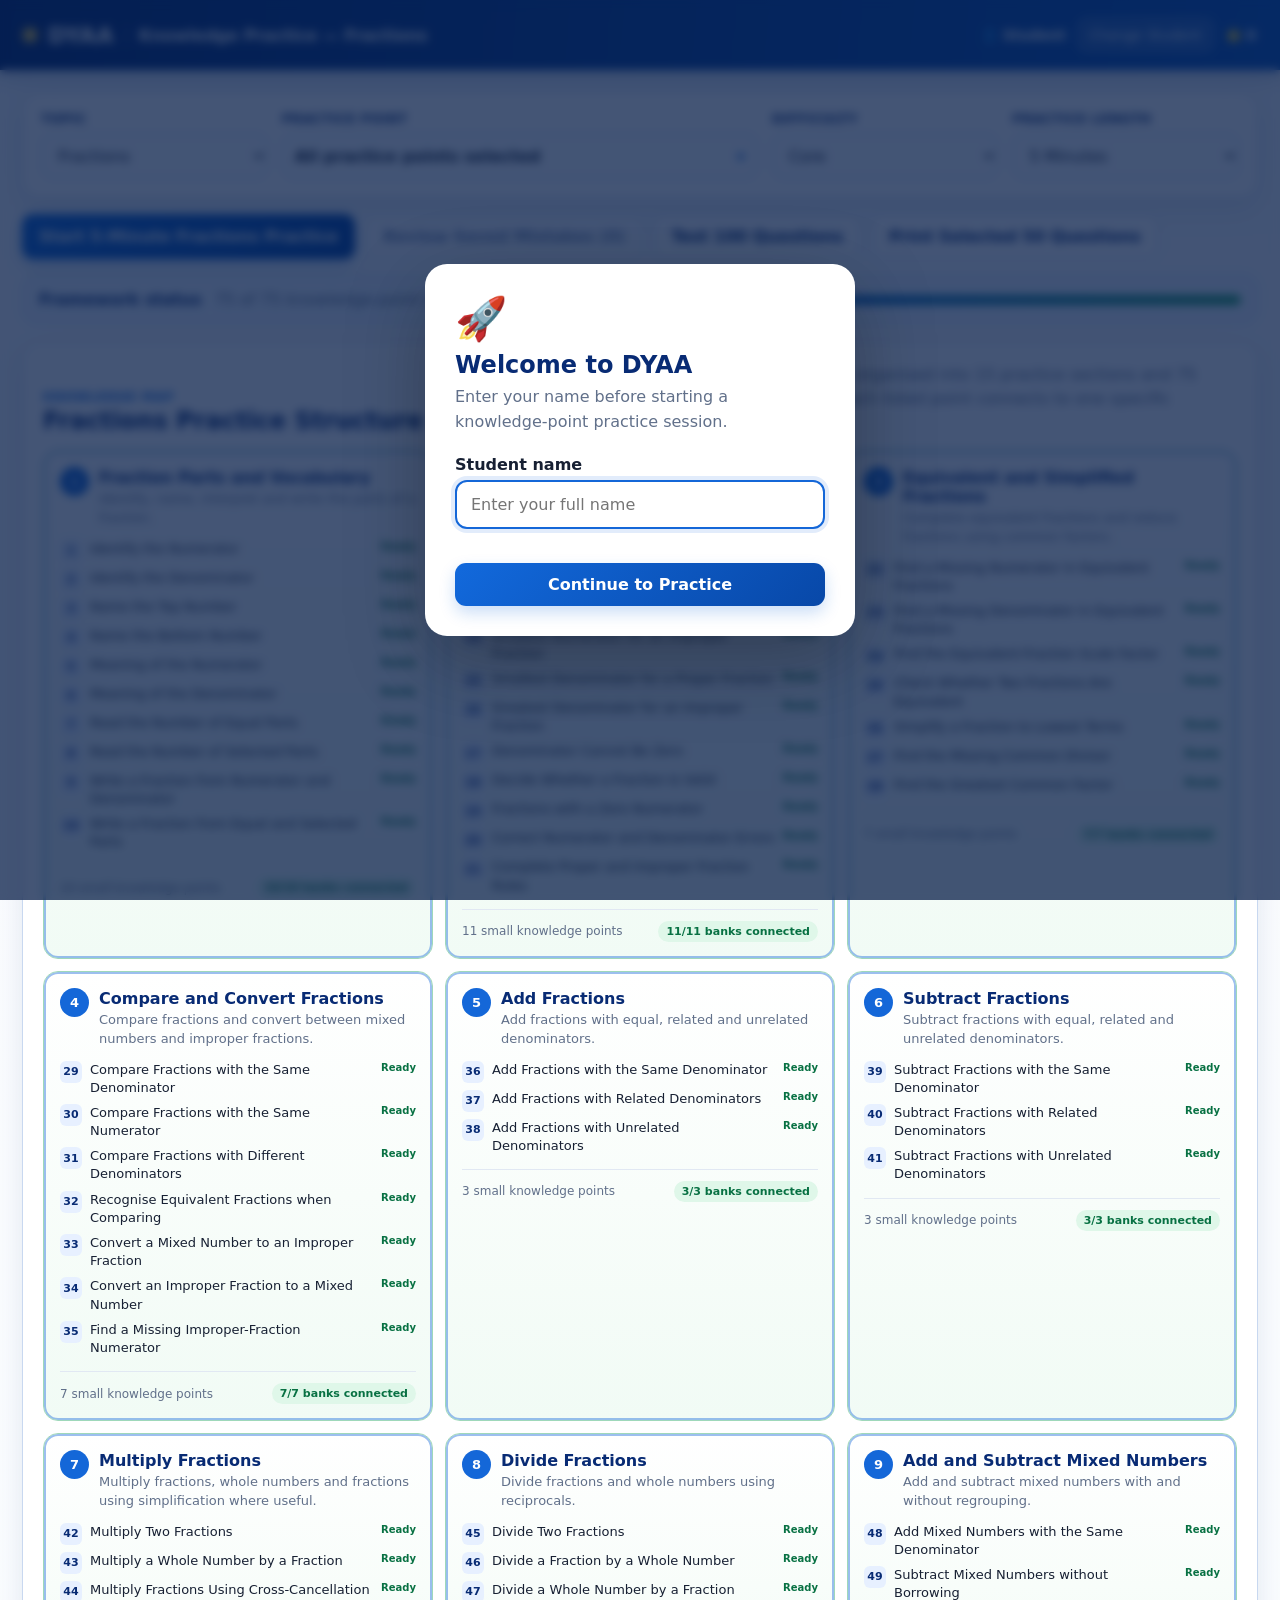
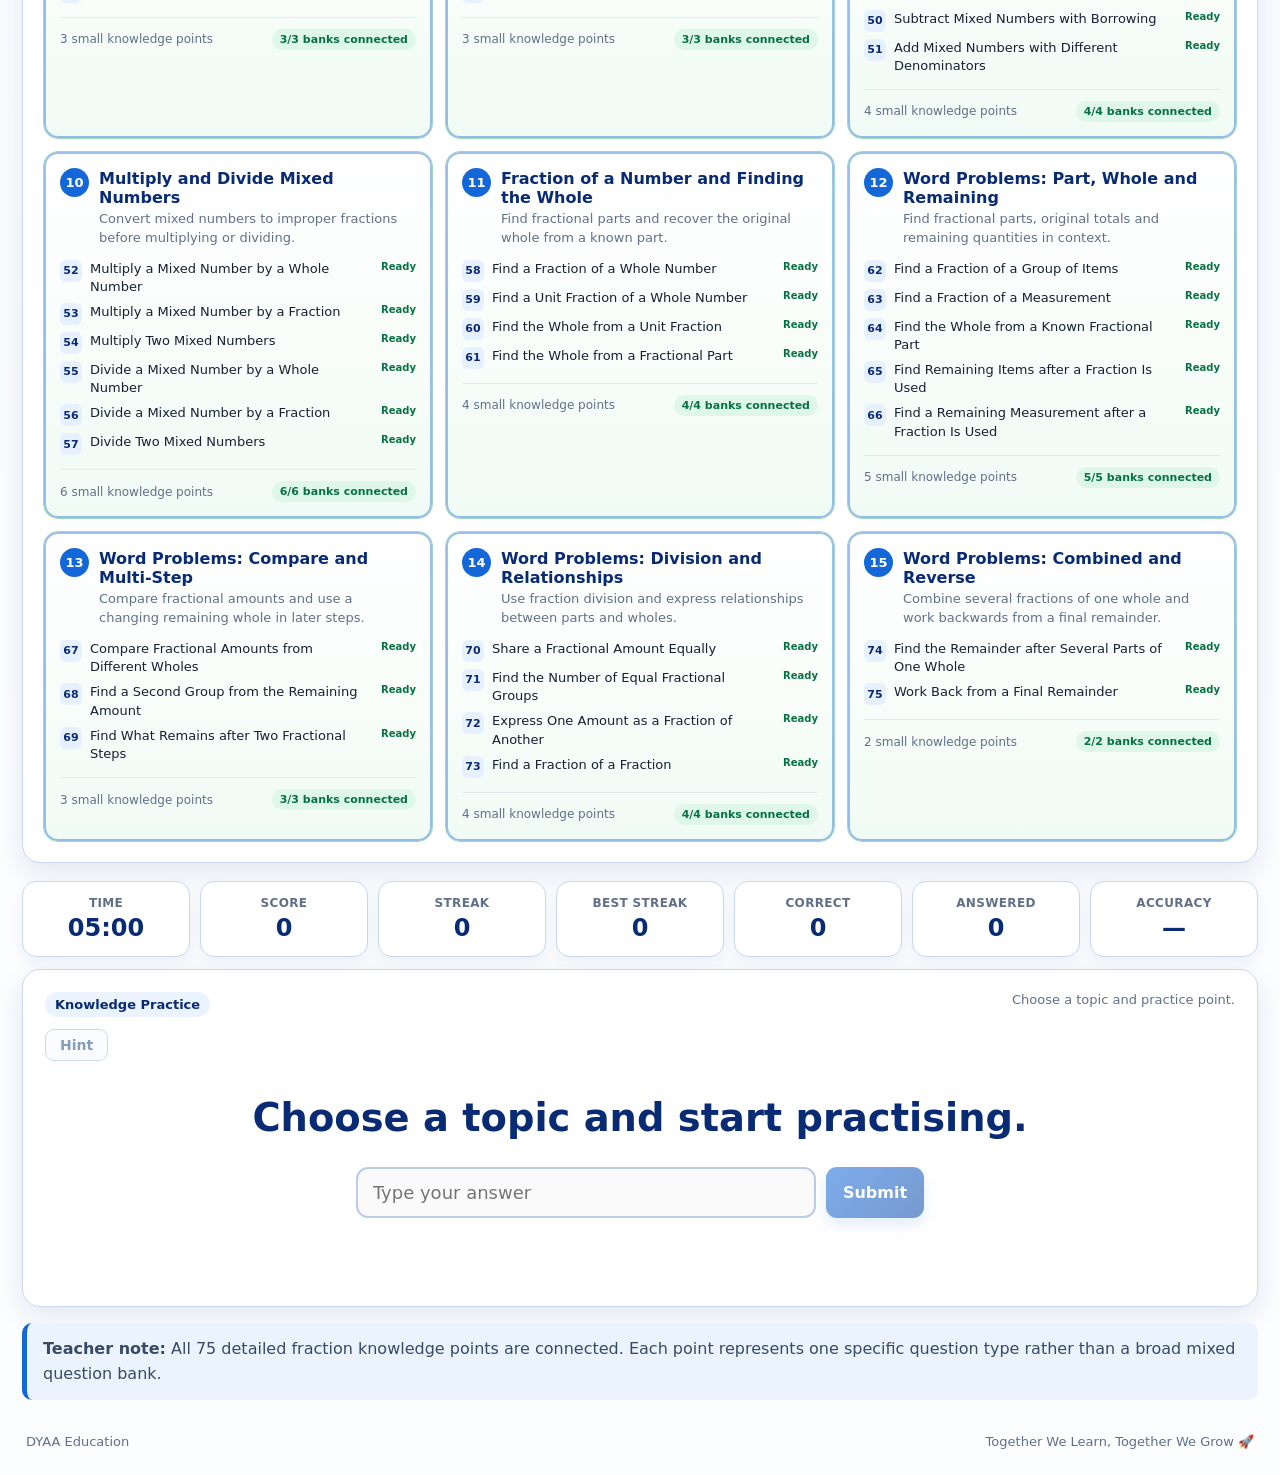
<file: index.html>
<!DOCTYPE html>
<html lang="en">
<head>
  <meta charset="UTF-8">
  <meta name="viewport" content="width=device-width, initial-scale=1.0">
  <meta name="dyaa-edition" content="Knowledge Practice — Fractions, Decimals, Percentages, Ratios, Algebra, Whole Numbers, Integers, Angles, Linear Equation Word Problems and Measurement & Geometry">
  <title>DYAA Knowledge Practice</title>
  <link rel="stylesheet" href="css/styles.css">
  <style>
    /* Keep generated questions as normal continuous sentences.
       This overrides the grid layout that placed each <strong> value
       on a separate line. Long questions still wrap naturally. */
    #questionText.question {
      display: block;
      min-height: 94px;
      padding: 24px 20px;
      line-height: 1.3;
      text-align: center;
      word-break: normal;
      overflow-wrap: normal;
    }

    .dashboard { grid-template-columns: repeat(7, minmax(0, 1fr)); }
    .summary-grid { grid-template-columns: repeat(5, minmax(0, 1fr)); }
    @media (max-width: 1100px) {
      .dashboard { grid-template-columns: repeat(4, minmax(0, 1fr)); }
    }
    @media (max-width: 720px) {
      .dashboard { grid-template-columns: repeat(2, minmax(0, 1fr)); }
      .dashboard .stat-card:last-child { grid-column: auto; }
      .summary-grid { grid-template-columns: repeat(2, minmax(0, 1fr)); }
      .summary-grid > div:last-child { grid-column: span 2; }
    }
  </style>
</head>
<body>
  <section class="identity-overlay" id="identityOverlay" aria-modal="true" role="dialog" aria-labelledby="identityTitle">
    <div class="identity-card">
      <div class="identity-logo">🚀</div>
      <h1 id="identityTitle">Welcome to DYAA</h1>
      <p>Enter your name before starting a knowledge-point practice session.</p>
      <label for="studentNameInput">Student name</label>
      <input id="studentNameInput" type="text" maxlength="40" autocomplete="name" placeholder="Enter your full name">
      <div class="form-error" id="studentNameError" aria-live="polite"></div>
      <button class="btn btn-primary" id="continueBtn" type="button">Continue to Practice</button>
    </div>
  </section>

  <main class="app-shell">
    <header class="topbar">
      <div class="brand-row">
        <span class="brand-dot"></span>
        <span class="brand">DYAA</span>
        <span class="title" id="pageTitle">Knowledge Practice</span>
      </div>
      <div class="student-tools">
        <span>👤 <b id="studentNameDisplay">Student</b></span>
        <button class="topbar-btn" id="changeStudentBtn" type="button">Change Student</button>
        <span>⭐ <b id="totalStars">0</b></span>
      </div>
    </header>

    <section class="content">
      <section class="setup-card">
        <div class="control">
          <label for="topicSelect">Topic</label>
          <select id="topicSelect"></select>
        </div>

        <div class="control control-wide">
          <label>Practice Point</label>
          <details class="picker" id="groupPicker">
            <summary id="groupSummary">All practice points selected</summary>
            <div class="picker-panel">
              <div class="picker-actions">
                <button class="mini-btn" id="selectAllBtn" type="button">Select All</button>
                <button class="mini-btn" id="clearBtn" type="button">Clear</button>
                <button class="mini-btn mini-btn-primary" id="doneBtn" type="button">Done</button>
              </div>
              <div id="groupCheckboxes" class="group-checkboxes"></div>
              <p class="selection-help" id="selectionHelp"></p>
            </div>
          </details>
        </div>

        <div class="control">
          <label for="levelSelect">Difficulty</label>
          <select id="levelSelect"></select>
        </div>

        <div class="control">
          <label for="timeSelect">Practice Length</label>
          <select id="timeSelect">
            <option value="60">1 Minute</option>
            <option value="180">3 Minutes</option>
            <option value="300" selected>5 Minutes</option>
            <option value="600">10 Minutes</option>
            <option value="900">15 Minutes</option>
            <option value="1200">20 Minutes</option>
          </select>
        </div>
      </section>

      <section class="action-row">
        <button class="btn btn-primary" id="startBtn" type="button">Start Practice</button>
        <button class="btn btn-secondary hidden" id="pauseBtn" type="button">Pause</button>
        <button class="btn btn-secondary" id="reviewBtn" type="button">Review Saved Mistakes (<span id="savedCountTop">0</span>)</button>
        <button class="btn btn-secondary" id="testBtn" type="button">Test 100 Questions</button>
        <button class="btn btn-secondary" id="printBtn" type="button">Print Selected 50 Questions</button>
        <button class="btn btn-danger hidden" id="finishBtn" type="button">Finish Early</button>
      </section>

      <section class="framework-status" id="frameworkStatus">
        <div>
          <strong>Framework status</strong>
          <span id="frameworkStatusText">Loading knowledge-point banks…</span>
        </div>
        <div class="status-track"><div class="status-fill" id="frameworkStatusFill"></div></div>
      </section>

      <section class="knowledge-section">
        <div class="section-heading">
          <div>
            <p class="eyebrow">Knowledge map</p>
            <h2 id="knowledgeMapTitle">Knowledge Practice Structure</h2>
          </div>
          <p id="knowledgeMapIntro">Each practice point combines closely related small knowledge points.</p>
        </div>
        <div class="knowledge-grid" id="knowledgeGrid"></div>
      </section>

      <section class="dashboard">
        <article class="stat-card">
          <span class="stat-label">Time</span>
          <strong id="timerValue">05:00</strong>
        </article>
        <article class="stat-card">
          <span class="stat-label">Score</span>
          <strong id="scoreValue">0</strong>
        </article>
        <article class="stat-card">
          <span class="stat-label">Streak</span>
          <strong id="streakValue">0</strong>
        </article>
        <article class="stat-card">
          <span class="stat-label">Best Streak</span>
          <strong id="bestStreakValue">0</strong>
        </article>
        <article class="stat-card">
          <span class="stat-label">Correct</span>
          <strong id="correctValue">0</strong>
        </article>
        <article class="stat-card">
          <span class="stat-label">Answered</span>
          <strong id="answeredValue">0</strong>
        </article>
        <article class="stat-card">
          <span class="stat-label">Accuracy</span>
          <strong id="accuracyValue">—</strong>
        </article>
      </section>

      <section class="play-card" id="playCard">
        <div class="mode-row">
          <span class="mode-badge" id="modeBadge">Knowledge Practice</span>
          <span id="questionSubtopic">Choose a topic and practice point.</span>
        </div>
        <div class="method-hint" id="methodHint">
          <button class="method-hint-button" id="methodHintButton" type="button" disabled aria-expanded="false">Hint</button>
          <div class="method-hint-text hidden" id="methodHintText" aria-live="polite"></div>
        </div>
        <div class="question" id="questionText">Choose a topic and start practising.</div>
        <div class="answer-row">
          <input id="answerInput" type="text" inputmode="text" autocomplete="off" placeholder="Type your answer" disabled>
          <button class="btn btn-primary" id="submitBtn" type="button" disabled>Submit</button>
        </div>
        <div class="feedback" id="feedback" aria-live="polite"></div>
        <div class="hint" id="hint"></div>
      </section>

      <section class="summary-card hidden" id="summaryCard">
        <h2 id="summaryTitle">Practice Complete</h2>
        <div class="summary-grid">
          <div><span>Score</span><strong id="summaryScore">0</strong></div>
          <div><span>Best Streak</span><strong id="summaryBestStreak">0</strong></div>
          <div><span>Correct</span><strong id="summaryCorrect">0</strong></div>
          <div><span>Answered</span><strong id="summaryAnswered">0</strong></div>
          <div><span>Accuracy</span><strong id="summaryAccuracy">—</strong></div>
        </div>
        <button class="btn btn-primary" id="playAgainBtn" type="button">Back to Setup</button>
      </section>

      <section class="review-card hidden" id="reviewCard">
        <div class="section-heading compact">
          <div><p class="eyebrow">Saved practice</p><h2>Mistake Bank</h2></div>
          <button class="mini-btn" id="closeReviewBtn" type="button">Close</button>
        </div>
        <div id="reviewTable" class="review-table"></div>
        <button class="btn btn-danger" id="clearMistakesBtn" type="button">Clear Saved Mistakes</button>
      </section>

      <section class="teacher-note" id="teacherNote">
        <strong>Teacher note:</strong>
        This series is organised by knowledge points rather than year levels.
      </section>

      <footer>
        <span>DYAA Education</span>
        <span>Together We Learn, Together We Grow 🚀</span>
      </footer>
    </section>
  </main>

  <script src="js/core.js"></script>
  <script src="js/topics/fractions.js"></script>
  <script src="js/topics/decimals.js"></script>
  <script src="js/topics/percentages.js"></script>
  <script src="js/topics/ratios.js"></script>
  <script src="js/topics/algebra.js"></script>
  <script src="js/topics/whole_numbers.js"></script>
  <script src="js/topics/integers.js"></script>
  <script src="js/topics/angles.js"></script>
  <script src="js/topics/linear_equation_word_problems.js"></script>
  <script src="js/topics/measurement_geometry.js"></script>
  <script src="js/topics/statistics.js"></script>
  <script src="js/topics/time_timetables.js"></script>
  <script src="js/app.js"></script>
</body>
</html>
</file>
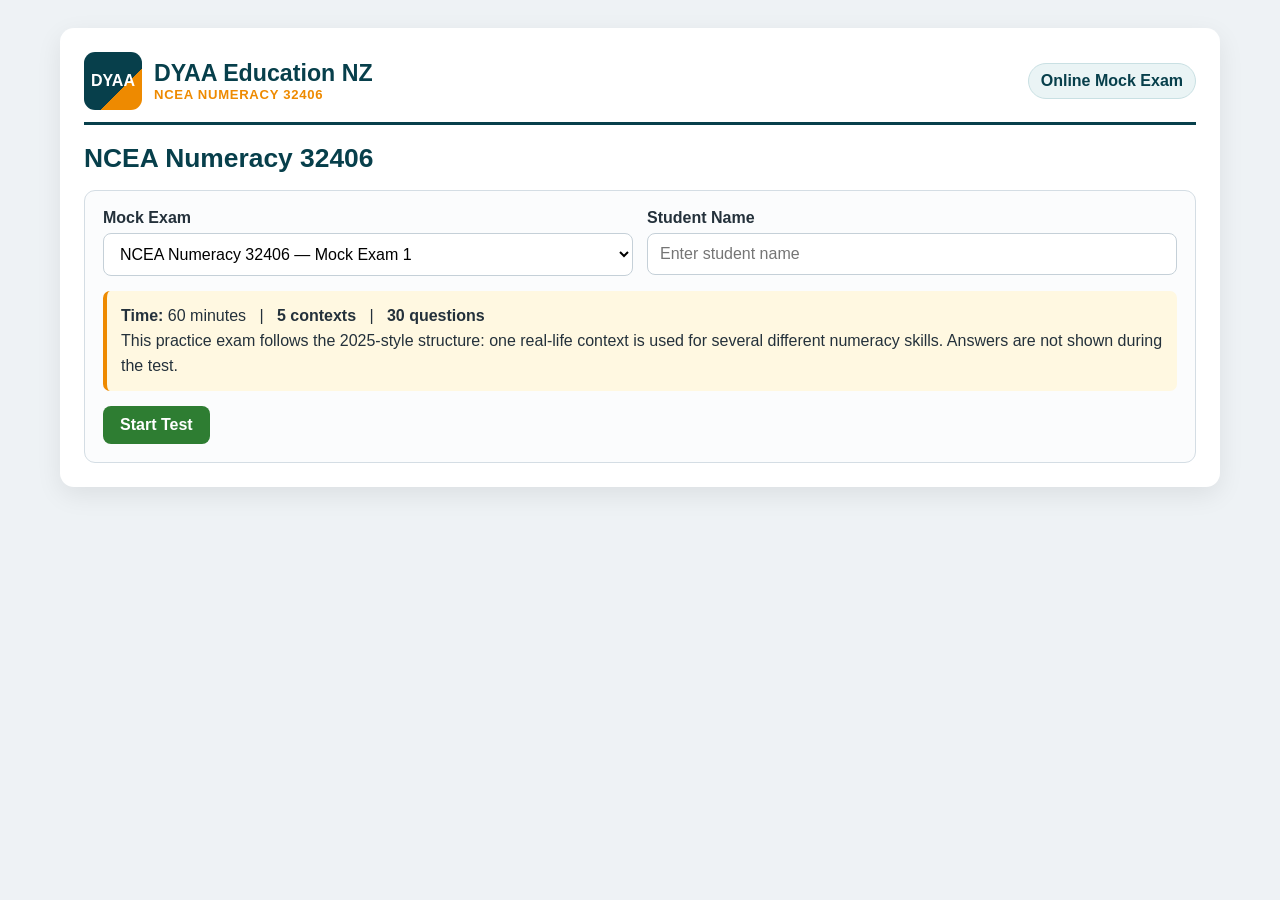
<file: 32406/index.html>
<!doctype html>
<html lang="en">
<head>
<meta charset="utf-8">
<meta name="viewport" content="width=device-width,initial-scale=1">
<title>DYAA NCEA Numeracy 32406</title>
<style>
:root{
  --teal:#073f4b;--teal2:#0e6b78;--blue:#117ca1;--orange:#ee8a00;
  --green:#2e7d32;--red:#b42318;--purple:#6a1b9a;--bg:#eef2f5;--line:#d4dde4;
  --text:#24313b;--pale:#edf6f4
}
*{box-sizing:border-box}
body{margin:0;background:var(--bg);font-family:"Segoe UI",Arial,sans-serif;color:var(--text);padding:14px}
.shell{max-width:1160px;margin:14px auto;background:#fff;border-radius:14px;box-shadow:0 8px 26px rgba(0,0,0,.08);padding:24px}
.header{display:flex;justify-content:space-between;align-items:center;gap:16px;border-bottom:3px solid var(--teal);padding-bottom:12px;margin-bottom:18px}
.brand{display:flex;gap:12px;align-items:center}
.logo{width:58px;height:58px;border-radius:11px;background:linear-gradient(135deg,var(--teal) 0 64%,var(--orange) 64%);color:#fff;font-weight:900;display:grid;place-items:center}
.brand-title{font-size:1.45rem;font-weight:900;color:var(--teal)}
.brand-sub{font-size:.82rem;font-weight:900;color:var(--orange);letter-spacing:.7px;text-transform:uppercase}
.tag{font-weight:800;color:var(--teal);background:#eaf4f5;border:1px solid #c9e0e3;border-radius:999px;padding:8px 12px}
h1{font-size:1.65rem;margin:0 0 16px;color:var(--teal)}
.card{border:1px solid var(--line);border-radius:11px;background:#fbfcfd;padding:18px}
.grid2{display:grid;grid-template-columns:1fr 1fr;gap:14px}
.field label{display:block;font-weight:800;margin-bottom:6px}.field input,.field select{width:100%;padding:11px 12px;border:1px solid #c5d0d8;border-radius:8px;background:#fff;font-size:1rem}
.rule{background:#fff8e1;border-left:4px solid var(--orange);border-radius:7px;padding:13px 14px;margin:15px 0;line-height:1.55}
button{font:inherit}.primary,.secondary{border:0;border-radius:8px;color:#fff;font-weight:800;padding:10px 17px;cursor:pointer}.primary{background:var(--green)}.secondary{background:#657783}.blue{background:#1385ae}.purple{background:var(--purple)}button:disabled{opacity:.45;cursor:not-allowed}
.exam-layout{display:grid;grid-template-columns:215px 1fr;gap:18px}
.navpanel{border-right:1px solid var(--line);padding-right:14px}
.nav-title{font-weight:900;color:var(--teal);margin-bottom:10px}
.section-nav{margin-bottom:13px}.section-nav-title{font-size:.78rem;text-transform:uppercase;letter-spacing:.6px;font-weight:900;color:#71808a;margin:8px 0 5px}
.qgrid{display:grid;grid-template-columns:repeat(3,1fr);gap:6px}.qnav{border:1px solid #cbd5dd;border-radius:7px;background:#fff;padding:7px 2px;font-weight:800;color:var(--teal);cursor:pointer}.qnav.answered{background:#e8f5e9;border-color:#a5d6a7;color:#1b5e20}.qnav.active{background:#d8eef7;border-color:#64b5d2;color:#064d68}
.topline{display:flex;justify-content:space-between;gap:10px;align-items:center;flex-wrap:wrap;margin-bottom:10px}
.progress{font-weight:900;color:var(--teal)}.timer{font-weight:900;border-radius:8px;padding:8px 11px;background:#eef6ff;border:1px solid #cbdff0}.timer.warn{background:#fff3e0;color:#d45d00;border-color:#ffcc80}.timer.danger{background:#ffebee;color:#b71c1c;border-color:#ef9a9a}
.section-progress{display:grid;grid-template-columns:repeat(5,1fr);gap:5px;margin-bottom:13px}.sp{height:8px;background:#dfe8ea;border-radius:99px}.sp.done{background:#55a8b4}.sp.current{background:var(--teal)}
.qcard{border:1px solid var(--line);border-radius:11px;overflow:hidden;background:#fff;min-height:510px}
.context-head{background:var(--pale);padding:15px 18px;border-bottom:1px solid #cde0dd}.qsection{font-weight:900;color:var(--teal);text-transform:uppercase;letter-spacing:.5px}.qtitle{font-size:1.35rem;font-weight:900;color:#162f35;margin-top:3px}
.qbody{padding:20px}.prompt{font-size:1.07rem;line-height:1.6;margin-bottom:16px}
.info-table{border-collapse:collapse;width:100%;max-width:790px;margin:14px 0 20px}.info-table th,.info-table td{border:1px solid #bac7d0;padding:9px 11px;text-align:left}.info-table th{background:#0f6981;color:#fff}
.visual{border:1px solid #d2dce3;border-radius:10px;background:#fff;padding:12px;margin:15px 0;max-width:820px;overflow:auto}.visual svg{display:block;width:100%;height:auto;max-height:430px}
.answer-area{border-top:1px solid var(--line);padding-top:16px;margin-top:18px}.options{display:grid;gap:9px}.choice{border:2px solid #d5dee4;border-radius:9px;background:#fff;padding:11px 13px;text-align:left;font-weight:700;cursor:pointer}.choice.selected{border-color:#4ba3c5;background:#e4f4fb;color:#084c68}
.entry-row{display:flex;gap:8px;align-items:center;flex-wrap:wrap}.entry{width:100%;max-width:360px;padding:11px 12px;border:1px solid #bac6cf;border-radius:8px;font-size:1.05rem}.unit{font-weight:800;color:#52616c}.long-answer{width:100%;min-height:120px;padding:12px;border:1px solid #bac6cf;border-radius:8px;font-size:1rem;line-height:1.5;resize:vertical}
.hint{font-size:.88rem;color:#6a7882;margin-top:7px}
.buttons{display:flex;justify-content:space-between;gap:10px;flex-wrap:wrap;margin-top:17px}.left-buttons,.right-buttons{display:flex;gap:9px}
.summary{display:grid;grid-template-columns:repeat(4,1fr);gap:10px;margin:15px 0}.sum{border:1px solid var(--line);border-radius:9px;background:#fafcfd;padding:12px}.sum .k{font-size:.74rem;color:#71808a;text-transform:uppercase;font-weight:900}.sum .v{font-size:1.3rem;font-weight:900;color:var(--teal);margin-top:4px}
.result-box,.sheet-status{padding:13px 14px;border-radius:8px;line-height:1.6}.result-box{background:#f5f8fa;border:1px solid var(--line)}.sheet-status{margin-top:12px;background:#eef6f0;border:1px solid #cde3d1;font-weight:700}.wrong{color:var(--red);font-weight:900}.small{font-size:.88rem;color:#697680}
@media(max-width:820px){body{padding:6px}.shell{padding:14px;margin:6px auto}.tag{display:none}.grid2{grid-template-columns:1fr}.exam-layout{grid-template-columns:1fr}.navpanel{border-right:0;border-bottom:1px solid var(--line);padding-right:0;padding-bottom:12px}.qgrid{grid-template-columns:repeat(6,1fr)}.summary{grid-template-columns:1fr 1fr}.qcard{min-height:auto}}
</style>
</head>
<body>
<div class="shell">
  <div class="header">
    <div class="brand">
      <div class="logo">DYAA</div>
      <div><div class="brand-title">DYAA Education NZ</div><div class="brand-sub">NCEA Numeracy 32406</div></div>
    </div>
    <div class="tag">Online Mock Exam</div>
  </div>
  <h1 id="pageTitle">NCEA Numeracy 32406</h1>
  <div id="app"></div>
</div>
<iframe name="sheetSink" style="display:none"></iframe>

<script src="catalog.js"></script>
<script src="config.js"></script>
<script>
const CATALOG=window.NCEA_32406_CATALOG||[];
const CONFIG=window.DYAA_32406_CONFIG||{};
const app=document.getElementById('app'), pageTitle=document.getElementById('pageTitle');
let paper=null,questions=[],keys=[],studentName='',current=0,userAnswers=[],startMs=0,endMs=0,timerId=null,submitted=false,autoSubmitted=false;
let loaded=new Set();

function loadScript(src){return new Promise((resolve,reject)=>{if(loaded.has(src))return resolve();const s=document.createElement('script');s.src=src;s.onload=()=>{loaded.add(src);resolve()};s.onerror=()=>reject(new Error('Could not load '+src));document.head.appendChild(s)})}
function esc(s){return String(s??'').replace(/[&<>"]/g,c=>({'&':'&amp;','<':'&lt;','>':'&gt;','"':'&quot;'}[c]))}
function norm(s){return String(s??'').toLowerCase().replace(/[’‘]/g,"'").replace(/\s+/g,' ').trim()}
function answered(i){return norm(userAnswers[i])!==''}
function limitSec(){return (paper?.timeLimitMinutes||60)*60}
function elapsed(){return !startMs?0:Math.min(limitSec(),Math.floor(((endMs||Date.now())-startMs)/1000))}
function remaining(){return Math.max(0,limitSec()-elapsed())}
function fmt(sec){sec=Math.max(0,Math.floor(sec));return `${String(Math.floor(sec/60)).padStart(2,'0')}:${String(sec%60).padStart(2,'0')}`}

function showStart(){
  clearInterval(timerId); paper=null;questions=[];keys=[];current=0;userAnswers=[];startMs=0;endMs=0;submitted=false;autoSubmitted=false;
  pageTitle.textContent='NCEA Numeracy 32406';
  app.innerHTML=`<div class="card">
    <div class="grid2">
      <div class="field"><label>Mock Exam</label><select id="paperSelect">${CATALOG.map((p,i)=>`<option value="${i}">${esc(p.label)}</option>`).join('')}</select></div>
      <div class="field"><label>Student Name</label><input id="studentName" placeholder="Enter student name" autocomplete="name"></div>
    </div>
    <div class="rule"><strong>Time:</strong> 60 minutes &nbsp; | &nbsp; <strong>5 contexts</strong> &nbsp; | &nbsp; <strong>30 questions</strong><br>
    This practice exam follows the 2025-style structure: one real-life context is used for several different numeracy skills. Answers are not shown during the test.</div>
    <button class="primary" id="startBtn">Start Test</button>
  </div>`;
  document.getElementById('startBtn').onclick=startTest;
}

async function startTest(){
  const idx=Number(document.getElementById('paperSelect').value||0);
  studentName=(document.getElementById('studentName').value||'').trim();
  if(!studentName){alert('Please enter the student name.');return}
  paper=CATALOG[idx];
  try{await loadScript(paper.questionScript);await loadScript(paper.answerScript)}
  catch(e){app.innerHTML=`<div class="card">${esc(e.message)}</div>`;return}
  questions=window[paper.questionGlobal]||[];keys=window[paper.answerGlobal]||[];
  if(!questions.length||questions.length!==keys.length){app.innerHTML='<div class="card">Question or answer data is incomplete.</div>';return}
  current=0;userAnswers=Array(questions.length).fill('');startMs=Date.now();submitted=false;autoSubmitted=false;
  pageTitle.textContent=paper.label;renderExam();timerId=setInterval(updateTimer,500);
}

function updateTimer(){
  const e=document.getElementById('timer');if(!e)return;
  const r=remaining();e.textContent=`Time Remaining ${fmt(r)}`;e.className='timer'+(r<=300?' danger':r<=600?' warn':'');
  if(r<=0&&!submitted){autoSubmitted=true;submitTest(true)}
}

function sectionName(n){return ['','Question One','Question Two','Question Three','Question Four','Question Five'][n]}
function sectionNav(){
  let out='<div class="navpanel"><div class="nav-title">Questions</div>';
  for(let s=1;s<=5;s++){
    const qs=questions.map((q,i)=>({q,i})).filter(x=>x.q.section===s);
    out+=`<div class="section-nav"><div class="section-nav-title">${sectionName(s)}</div><div class="qgrid">`;
    out+=qs.map(x=>`<button class="qnav ${answered(x.i)?'answered':''} ${x.i===current?'active':''}" data-i="${x.i}">${x.q.id}</button>`).join('');
    out+='</div></div>';
  }
  return out+'<div class="hint">Green = answered</div></div>';
}
function sectionProgress(){
  const cs=questions[current].section;
  return `<div class="section-progress">${[1,2,3,4,5].map(s=>`<div class="sp ${s<cs?'done':''} ${s===cs?'current':''}"></div>`).join('')}</div>`;
}
function renderTable(rows){
  if(!rows)return '';
  return `<table class="info-table">${rows.map((r,i)=>`<tr>${r.map(c=>i===0?`<th>${esc(c)}</th>`:`<td>${esc(c)}</td>`).join('')}</tr>`).join('')}</table>`;
}
function svgWrap(inner,view='0 0 760 330'){return `<div class="visual"><svg viewBox="${view}" role="img">${inner}</svg></div>`}

function visual(name){
  if(!name)return '';
  if(name==='waitHistogram'){
    const vals=[9,20,31,17,9,4], labels=['10–20','20–30','30–40','40–50','50–60','60–70'];
    let g=`<text x="380" y="28" text-anchor="middle" font-size="20" font-weight="700">Ride waiting times</text>`;
    for(let y=0;y<=35;y+=5){let py=275-y*6;g+=`<line x1="95" y1="${py}" x2="700" y2="${py}" stroke="#dbe2e7"/><text x="82" y="${py+5}" text-anchor="end" font-size="12">${y}</text>`}
    vals.forEach((v,i)=>{let x=110+i*94,h=v*6;g+=`<rect x="${x}" y="${275-h}" width="75" height="${h}" fill="#d9822b" stroke="#8c4f16"/><text x="${x+37}" y="${268-h}" text-anchor="middle" font-size="13" font-weight="700">${v}</text><text x="${x+37}" y="300" text-anchor="middle" font-size="12">${labels[i]}</text>`});
    g+=`<text x="390" y="323" text-anchor="middle" font-size="13">Wait time (minutes)</text><text x="25" y="175" transform="rotate(-90 25 175)" text-anchor="middle" font-size="13">Number of rides</text>`;
    return svgWrap(g);
  }
  if(name==='boxDimensions'){
    return svgWrap(`<text x="380" y="30" text-anchor="middle" font-size="20" font-weight="700">Souvenir box</text>
      <polygon points="260,100 470,100 540,150 330,150" fill="#e5f0f5" stroke="#355b69" stroke-width="2"/>
      <polygon points="330,150 540,150 540,270 330,270" fill="#c9e2eb" stroke="#355b69" stroke-width="2"/>
      <polygon points="260,100 330,150 330,270 260,220" fill="#b3d4df" stroke="#355b69" stroke-width="2"/>
      <text x="430" y="295" font-size="17">24 cm</text><text x="210" y="175" font-size="17">15 cm</text><text x="495" y="120" font-size="17">10 cm</text>`);
  }
  if(name==='bodyFraction'){
    let g=`<text x="380" y="28" text-anchor="middle" font-size="19" font-weight="700">Height divided into 6 equal parts</text>`;
    for(let i=0;i<6;i++){g+=`<rect x="320" y="${55+i*40}" width="120" height="40" fill="${i===0?'#f3c4a6':'#d9e9ef'}" stroke="#476675"/><text x="455" y="${80+i*40}" font-size="13">${i===0?'head':''}</text>`}
    return svgWrap(g,'0 0 760 330');
  }
  if(name==='hydrationGraph'){
    const vals=[5.2,3.8,4.5,7.1,8.4,7.4,5.8], labs=['8am','10am','12pm','2pm','4pm','6pm','8pm'];
    let g=`<text x="380" y="26" text-anchor="middle" font-size="20" font-weight="700">Hydration score</text>`;
    for(let y=0;y<=10;y+=2){let py=285-y*23;g+=`<line x1="80" y1="${py}" x2="700" y2="${py}" stroke="#dce3e7"/><text x="68" y="${py+4}" text-anchor="end" font-size="12">${y}</text>`}
    const y4=285-4*23,y8=285-8*23;g+=`<rect x="80" y="${y8}" width="620" height="${y4-y8}" fill="#e8f5e9" opacity=".7"/><line x1="80" y1="${y4}" x2="700" y2="${y4}" stroke="#c66" stroke-dasharray="5 4"/><line x1="80" y1="${y8}" x2="700" y2="${y8}" stroke="#c66" stroke-dasharray="5 4"/>`;
    let pts=[];vals.forEach((v,i)=>{let x=100+i*95,y=285-v*23;pts.push(`${x},${y}`);g+=`<circle cx="${x}" cy="${y}" r="5" fill="#147c91"/><text x="${x}" y="310" text-anchor="middle" font-size="12">${labs[i]}</text>`});g+=`<polyline points="${pts.join(' ')}" fill="none" stroke="#147c91" stroke-width="3"/>`;
    return svgWrap(g);
  }
  if(name==='binSpacing'){
    return svgWrap(`<text x="380" y="28" text-anchor="middle" font-size="20" font-weight="700">Storage area: 2.4 m × 3.6 m</text>
      <rect x="150" y="65" width="450" height="250" fill="#f2f4f5" stroke="#425b66" stroke-width="3"/>
      <circle cx="375" cy="190" r="52" fill="#d9edf2" stroke="#0e6b78" stroke-width="3"/>
      <line x1="375" y1="190" x2="427" y2="190" stroke="#b42318" stroke-width="3"/><text x="390" y="180" font-size="16">0.30 m radius</text>
      <text x="350" y="340" font-size="16">3.6 m</text><text x="90" y="200" font-size="16">2.4 m</text>`);
  }
  if(name==='symmetryDesign'){
    return svgWrap(`<text x="380" y="28" text-anchor="middle" font-size="20" font-weight="700">Recycling station design</text>
      <rect x="320" y="125" width="120" height="80" fill="#91c66c" stroke="#385b2a" stroke-width="2"/>
      <polygon points="220,95 300,115 300,215 220,235 160,200 160,130" fill="#b5d98d" stroke="#385b2a" stroke-width="2"/>
      <polygon points="540,95 460,115 460,215 540,235 600,200 600,130" fill="#b5d98d" stroke="#385b2a" stroke-width="2"/>
      <polygon points="330,50 430,50 445,105 315,105" fill="#d3e9b5" stroke="#385b2a" stroke-width="2"/>
      <polygon points="330,280 430,280 445,225 315,225" fill="#d3e9b5" stroke="#385b2a" stroke-width="2"/>`);
  }
  if(name==='recyclingFees'){
    const v=[9,10,11,12,13,12,11,10,9,8,7,8], m=['Jan','Feb','Mar','Apr','May','Jun','Jul','Aug','Sep','Oct','Nov','Dec'];
    let g=`<text x="380" y="27" text-anchor="middle" font-size="20" font-weight="700">Average monthly recycling collection fee</text>`;
    for(let y=0;y<=14;y+=2){let py=280-y*15;g+=`<line x1="75" y1="${py}" x2="710" y2="${py}" stroke="#dde4e8"/><text x="63" y="${py+4}" text-anchor="end" font-size="12">$${y}</text>`}
    v.forEach((n,i)=>{let x=88+i*50,h=n*15;g+=`<rect x="${x}" y="${280-h}" width="34" height="${h}" fill="#6a9c55" stroke="#44653a"/><text x="${x+17}" y="300" text-anchor="middle" font-size="11">${m[i]}</text>`});
    return svgWrap(g);
  }
  if(name==='powerScatter'){
    const pts=[[250,25],[400,32],[600,39],[800,45]];
    let g=`<text x="380" y="27" text-anchor="middle" font-size="20" font-weight="700">Battery power and top speed</text>`;
    for(let y=20;y<=50;y+=5){let py=290-(y-20)*7;g+=`<line x1="95" y1="${py}" x2="700" y2="${py}" stroke="#dce3e7"/><text x="82" y="${py+4}" text-anchor="end" font-size="12">${y}</text>`}
    for(let x=200;x<=900;x+=100){let px=100+(x-200)*.75;g+=`<line x1="${px}" y1="80" x2="${px}" y2="290" stroke="#eef1f3"/><text x="${px}" y="310" text-anchor="middle" font-size="11">${x}</text>`}
    pts.forEach(p=>{let x=100+(p[0]-200)*.75,y=290-(p[1]-20)*7;g+=`<circle cx="${x}" cy="${y}" r="7" fill="#147c91"/>`});
    g+=`<line x1="${100+(250-200)*.75}" y1="${290-(25-20)*7}" x2="${100+(800-200)*.75}" y2="${290-(45-20)*7}" stroke="#666" stroke-dasharray="5 4"/><text x="390" y="328" text-anchor="middle" font-size="13">Battery power (W)</text><text x="25" y="180" transform="rotate(-90 25 180)" text-anchor="middle" font-size="13">Top speed (km/h)</text>`;
    return svgWrap(g);
  }
  if(name==='protractor'){
    let g=`<text x="380" y="28" text-anchor="middle" font-size="20" font-weight="700">Head angle</text><line x1="160" y1="270" x2="600" y2="270" stroke="#24434d" stroke-width="3"/>`;
    const cx=380,cy=270,r=190;
    g+=`<path d="M ${cx-r} ${cy} A ${r} ${r} 0 0 1 ${cx+r} ${cy}" fill="none" stroke="#8ba0aa" stroke-width="2"/>`;
    for(let a=0;a<=180;a+=10){let rad=Math.PI*a/180;let x1=cx+r*Math.cos(rad),y1=cy-r*Math.sin(rad),rr=(a%30===0?165:175);let x2=cx+rr*Math.cos(rad),y2=cy-rr*Math.sin(rad);g+=`<line x1="${x1}" y1="${y1}" x2="${x2}" y2="${y2}" stroke="#667b85" stroke-width="${a%30===0?2:1}"/>`;if(a%30===0){let tr=150;let tx=cx+tr*Math.cos(rad),ty=cy-tr*Math.sin(rad)+5;g+=`<text x="${tx}" y="${ty}" text-anchor="middle" font-size="12">${a}</text>`}}
    const a=70,rad=Math.PI*a/180,ex=cx+180*Math.cos(rad),ey=cy-180*Math.sin(rad);
    g+=`<line x1="${cx}" y1="${cy}" x2="${ex}" y2="${ey}" stroke="#0b7ca5" stroke-width="6"/><circle cx="${cx}" cy="${cy}" r="5" fill="#222"/>`;
    return svgWrap(g);
  }
  if(name==='claimsGraph'){
    const years=[2019,2020,2021,2022,2023,2024,2025], vals=[2400,3100,1900,2200,2600,1900,1500];
    let g=`<text x="380" y="27" text-anchor="middle" font-size="20" font-weight="700">Insurance claims for e-bike riders</text>`;
    for(let y=0;y<=3500;y+=500){let py=290-y*.065;g+=`<line x1="85" y1="${py}" x2="700" y2="${py}" stroke="#dde4e8"/><text x="72" y="${py+4}" text-anchor="end" font-size="11">${y}</text>`}
    let pts=[];vals.forEach((v,i)=>{let x=110+i*90,y=290-v*.065;pts.push(`${x},${y}`);g+=`<circle cx="${x}" cy="${y}" r="7" fill="#668f3e"/><text x="${x}" y="${y-13}" text-anchor="middle" font-size="11" font-weight="700">${v}</text><text x="${x}" y="312" text-anchor="middle" font-size="11">${years[i]}</text>`});g+=`<polyline points="${pts.join(' ')}" fill="none" stroke="#333" stroke-width="2.5"/>`;
    return svgWrap(g);
  }
  if(name==='angleEstimate'){
    const cx=250,cy=250,r=160,a=60,ex=cx+r*Math.cos(Math.PI*a/180),ey=cy-r*Math.sin(Math.PI*a/180);
    return svgWrap(`<text x="380" y="28" text-anchor="middle" font-size="20" font-weight="700">Track junction angle</text>
      <line x1="${cx}" y1="${cy}" x2="590" y2="${cy}" stroke="#b42318" stroke-width="5"/>
      <line x1="${cx}" y1="${cy}" x2="${ex}" y2="${ey}" stroke="#b42318" stroke-width="5"/>
      <path d="M ${cx+65} ${cy} A 65 65 0 0 0 ${cx+32.5} ${cy-56.3}" fill="none" stroke="#d98500" stroke-width="4"/>
      <line x1="${cx}" y1="${cy}" x2="${cx}" y2="70" stroke="#bbb" stroke-dasharray="5 5"/>
      <text x="260" y="80" font-size="14">90° reference direction</text>`);
  }
  if(name==='waterTank'){
    return svgWrap(`<text x="380" y="28" text-anchor="middle" font-size="20" font-weight="700">Water tank</text>
      <polygon points="245,105 475,105 545,155 315,155" fill="#d9eef5" stroke="#355b69" stroke-width="2"/>
      <polygon points="315,155 545,155 545,270 315,270" fill="#acd8e7" stroke="#355b69" stroke-width="2"/>
      <polygon points="245,105 315,155 315,270 245,220" fill="#8fc5d7" stroke="#355b69" stroke-width="2"/>
      <text x="415" y="294" font-size="16">1.2 m</text><text x="195" y="180" font-size="16">0.5 m</text><text x="500" y="127" font-size="16">0.8 m</text>`);
  }
  if(name==='directionMap'){
    return svgWrap(`<text x="380" y="27" text-anchor="middle" font-size="20" font-weight="700">Route from Hut A to Hut B</text>
      <line x1="590" y1="120" x2="590" y2="60" stroke="#222" stroke-width="3"/><polygon points="590,45 582,62 598,62" fill="#222"/><text x="590" y="38" text-anchor="middle" font-size="18" font-weight="700">N</text>
      <circle cx="555" cy="105" r="9" fill="#0e6b78"/><text x="570" y="110" font-size="15">Hut A</text>
      <line x1="555" y1="105" x2="235" y2="215" stroke="#e08a00" stroke-width="6"/><polygon points="220,220 243,202 248,222" fill="#e08a00"/>
      <circle cx="220" cy="220" r="9" fill="#0e6b78"/><text x="170" y="245" font-size="15">Hut B</text>
      <text x="375" y="150" font-size="14">6 km west, 2 km south</text>`);
  }

  if(name==='delayHistogram'){
    const vals=[18,12,7,3], labels=['0–5','5–10','10–15','15–20'];
    let g=`<text x="380" y="28" text-anchor="middle" font-size="20" font-weight="700">Ferry delays</text>`;
    for(let y=0;y<=20;y+=5){let py=275-y*10;g+=`<line x1="100" y1="${py}" x2="680" y2="${py}" stroke="#dbe2e7"/><text x="87" y="${py+4}" text-anchor="end" font-size="12">${y}</text>`}
    vals.forEach((v,i)=>{let x=140+i*125,h=v*10;g+=`<rect x="${x}" y="${275-h}" width="88" height="${h}" fill="#d9822b" stroke="#8c4f16"/><text x="${x+44}" y="${268-h}" text-anchor="middle" font-size="13" font-weight="700">${v}</text><text x="${x+44}" y="300" text-anchor="middle" font-size="12">${labels[i]}</text>`});
    g+=`<text x="390" y="323" text-anchor="middle" font-size="13">Delay (minutes)</text><text x="25" y="175" transform="rotate(-90 25 175)" text-anchor="middle" font-size="13">Number of ferry trips</text>`;
    return svgWrap(g);
  }
  if(name==='reserveSample'){
    return svgWrap(`<text x="380" y="28" text-anchor="middle" font-size="20" font-weight="700">Wildlife reserve</text>
      <rect x="120" y="70" width="520" height="230" fill="#eaf3df" stroke="#557149" stroke-width="3"/>
      <rect x="185" y="105" width="90" height="90" fill="#c5ddae" stroke="#355b2d" stroke-width="2"/>
      <text x="230" y="145" text-anchor="middle" font-size="16" font-weight="700">30 m</text>
      <text x="230" y="168" text-anchor="middle" font-size="16">× 30 m</text>
      <text x="230" y="190" text-anchor="middle" font-size="14">about 6 birds</text>
      <text x="380" y="326" text-anchor="middle" font-size="16">600 m</text>
      <text x="72" y="188" font-size="16">450 m</text>`);
  }
  if(name==='feedingStations'){
    return svgWrap(`<text x="380" y="28" text-anchor="middle" font-size="20" font-weight="700">Feeding-station spacing</text>
      <rect x="150" y="65" width="470" height="235" fill="#f3f7f0" stroke="#486244" stroke-width="3"/>
      <circle cx="385" cy="180" r="52" fill="#d9ead2" stroke="#2f7034" stroke-width="3"/>
      <line x1="385" y1="180" x2="437" y2="180" stroke="#b42318" stroke-width="3"/>
      <text x="405" y="167" font-size="16">0.5 m radius</text>
      <text x="370" y="330" font-size="16">8 m</text><text x="98" y="190" font-size="16">5 m</text>`);
  }
  if(name==='nestingGraph'){
    const years=[2020,2021,2022,2023,2024,2025], vals=[1200,1500,1400,1700,1650,1800];
    let g=`<text x="380" y="27" text-anchor="middle" font-size="20" font-weight="700">Estimated nesting pairs</text>`;
    for(let y=1000;y<=1900;y+=200){let py=290-(y-1000)*.22;g+=`<line x1="90" y1="${py}" x2="700" y2="${py}" stroke="#dde4e8"/><text x="76" y="${py+4}" text-anchor="end" font-size="11">${y}</text>`}
    let pts=[];vals.forEach((v,i)=>{let x=120+i*105,y=290-(v-1000)*.22;pts.push(`${x},${y}`);g+=`<circle cx="${x}" cy="${y}" r="7" fill="#668f3e"/><text x="${x}" y="${y-13}" text-anchor="middle" font-size="11" font-weight="700">${v}</text><text x="${x}" y="312" text-anchor="middle" font-size="11">${years[i]}</text>`});g+=`<polyline points="${pts.join(' ')}" fill="none" stroke="#333" stroke-width="2.5"/>`;
    return svgWrap(g);
  }
  if(name==='renovationTank'){
    return svgWrap(`<text x="380" y="28" text-anchor="middle" font-size="20" font-weight="700">Rectangular water tank</text>
      <polygon points="245,105 475,105 545,155 315,155" fill="#d9eef5" stroke="#355b69" stroke-width="2"/>
      <polygon points="315,155 545,155 545,270 315,270" fill="#acd8e7" stroke="#355b69" stroke-width="2"/>
      <polygon points="245,105 315,155 315,270 245,220" fill="#8fc5d7" stroke="#355b69" stroke-width="2"/>
      <text x="415" y="294" font-size="16">80 cm</text><text x="190" y="180" font-size="16">40 cm</text><text x="500" y="127" font-size="16">50 cm</text>`);
  }
  if(name==='paintScatter'){
    const pts=[[80,10],[100,12],[120,14],[160,18],[180,20]];
    let g=`<text x="380" y="27" text-anchor="middle" font-size="20" font-weight="700">Floor area and paint used</text>`;
    for(let y=8;y<=22;y+=2){let py=290-(y-8)*14;g+=`<line x1="95" y1="${py}" x2="700" y2="${py}" stroke="#dce3e7"/><text x="82" y="${py+4}" text-anchor="end" font-size="12">${y}</text>`}
    for(let x=60;x<=200;x+=20){let px=100+(x-60)*4;g+=`<line x1="${px}" y1="80" x2="${px}" y2="290" stroke="#eef1f3"/><text x="${px}" y="310" text-anchor="middle" font-size="11">${x}</text>`}
    pts.forEach(p=>{let x=100+(p[0]-60)*4,y=290-(p[1]-8)*14;g+=`<circle cx="${x}" cy="${y}" r="7" fill="#147c91"/>`});
    g+=`<line x1="${100+(80-60)*4}" y1="${290-(10-8)*14}" x2="${100+(180-60)*4}" y2="${290-(20-8)*14}" stroke="#666" stroke-dasharray="5 4"/><text x="390" y="328" text-anchor="middle" font-size="13">Floor area (m²)</text><text x="25" y="180" transform="rotate(-90 25 180)" text-anchor="middle" font-size="13">Paint used (L)</text>`;
    return svgWrap(g);
  }
  if(name==='tileSymmetry'){
    return svgWrap(`<text x="380" y="28" text-anchor="middle" font-size="20" font-weight="700">Tile design</text>
      <rect x="270" y="80" width="220" height="220" fill="#f7f8f4" stroke="#44534b" stroke-width="3"/>
      <polygon points="380,95 420,150 380,205 340,150" fill="#7fbf8b" stroke="#315a39" stroke-width="2"/>
      <polygon points="475,190 420,230 365,190 420,150" fill="#7fbf8b" stroke="#315a39" stroke-width="2"/>
      <polygon points="380,285 340,230 380,175 420,230" fill="#7fbf8b" stroke="#315a39" stroke-width="2"/>
      <polygon points="285,190 340,150 395,190 340,230" fill="#7fbf8b" stroke="#315a39" stroke-width="2"/>
      <circle cx="380" cy="190" r="30" fill="#dbeedc" stroke="#315a39" stroke-width="2"/>`);
  }
  if(name==='laneAngle'){
    const cx=250,cy=250,r=170,a=45,ex=cx+r*Math.cos(Math.PI*a/180),ey=cy-r*Math.sin(Math.PI*a/180);
    return svgWrap(`<text x="380" y="28" text-anchor="middle" font-size="20" font-weight="700">Running-lane angle</text>
      <line x1="${cx}" y1="${cy}" x2="590" y2="${cy}" stroke="#b42318" stroke-width="5"/>
      <line x1="${cx}" y1="${cy}" x2="${ex}" y2="${ey}" stroke="#b42318" stroke-width="5"/>
      <path d="M ${cx+70} ${cy} A 70 70 0 0 0 ${cx+49.5} ${cy-49.5}" fill="none" stroke="#d98500" stroke-width="4"/>
      <line x1="${cx}" y1="${cy}" x2="${cx}" y2="70" stroke="#bbb" stroke-dasharray="5 5"/>
      <text x="260" y="80" font-size="14">90° reference direction</text>`);
  }
  if(name==='sportsDirection'){
    return svgWrap(`<text x="380" y="27" text-anchor="middle" font-size="20" font-weight="700">Cross-country route</text>
      <line x1="590" y1="120" x2="590" y2="60" stroke="#222" stroke-width="3"/><polygon points="590,45 582,62 598,62" fill="#222"/><text x="590" y="38" text-anchor="middle" font-size="18" font-weight="700">N</text>
      <circle cx="210" cy="230" r="9" fill="#0e6b78"/><text x="160" y="255" font-size="15">Start</text>
      <line x1="210" y1="230" x2="555" y2="95" stroke="#e08a00" stroke-width="6"/><polygon points="570,88 548,87 556,106" fill="#e08a00"/>
      <circle cx="570" cy="88" r="9" fill="#0e6b78"/><text x="585" y="93" font-size="15">Runner</text>
      <text x="360" y="150" font-size="14">5 km east, 2 km north</text>`);
  }

  if(name==='mock3DelayHistogram'){
    const vals=[22,15,8,5], labels=['0–5','5–10','10–15','15–20'];
    let g=`<text x="380" y="28" text-anchor="middle" font-size="20" font-weight="700">Bus delays</text>`;
    for(let y=0;y<=25;y+=5){let py=275-y*8;g+=`<line x1="100" y1="${py}" x2="680" y2="${py}" stroke="#dbe2e7"/><text x="87" y="${py+4}" text-anchor="end" font-size="12">${y}</text>`}
    vals.forEach((v,i)=>{let x=140+i*125,h=v*8;g+=`<rect x="${x}" y="${275-h}" width="88" height="${h}" fill="#d9822b" stroke="#8c4f16"/><text x="${x+44}" y="${268-h}" text-anchor="middle" font-size="13" font-weight="700">${v}</text><text x="${x+44}" y="300" text-anchor="middle" font-size="12">${labels[i]}</text>`});
    g+=`<text x="390" y="323" text-anchor="middle" font-size="13">Delay (minutes)</text><text x="25" y="175" transform="rotate(-90 25 175)" text-anchor="middle" font-size="13">Number of buses</text>`;
    return svgWrap(g);
  }
  if(name==='mock3CafeBox'){
    return svgWrap(`<text x="380" y="28" text-anchor="middle" font-size="20" font-weight="700">Storage container</text>
      <polygon points="245,105 475,105 545,155 315,155" fill="#e5f0f5" stroke="#355b69" stroke-width="2"/>
      <polygon points="315,155 545,155 545,270 315,270" fill="#c9e2eb" stroke="#355b69" stroke-width="2"/>
      <polygon points="245,105 315,155 315,270 245,220" fill="#b3d4df" stroke="#355b69" stroke-width="2"/>
      <text x="415" y="294" font-size="16">40 cm</text><text x="190" y="180" font-size="16">30 cm</text><text x="500" y="127" font-size="16">25 cm</text>`);
  }
  if(name==='mock3SampleArea'){
    return svgWrap(`<text x="380" y="28" text-anchor="middle" font-size="20" font-weight="700">Conservation area</text>
      <rect x="120" y="70" width="520" height="230" fill="#eaf3df" stroke="#557149" stroke-width="3"/>
      <rect x="185" y="105" width="80" height="80" fill="#c5ddae" stroke="#355b2d" stroke-width="2"/>
      <text x="225" y="138" text-anchor="middle" font-size="15" font-weight="700">20 m</text>
      <text x="225" y="160" text-anchor="middle" font-size="15">× 20 m</text>
      <text x="225" y="182" text-anchor="middle" font-size="13">about 4 lizards</text>
      <text x="380" y="326" text-anchor="middle" font-size="16">500 m</text>
      <text x="67" y="188" font-size="16">360 m</text>`);
  }
  if(name==='mock3Monitoring'){
    return svgWrap(`<text x="380" y="28" text-anchor="middle" font-size="20" font-weight="700">Monitoring-station spacing</text>
      <rect x="150" y="65" width="470" height="235" fill="#f3f7f0" stroke="#486244" stroke-width="3"/>
      <circle cx="385" cy="180" r="52" fill="#d9ead2" stroke="#2f7034" stroke-width="3"/>
      <line x1="385" y1="180" x2="437" y2="180" stroke="#b42318" stroke-width="3"/>
      <text x="405" y="167" font-size="16">0.4 m radius</text>
      <text x="370" y="330" font-size="16">6.4 m</text><text x="98" y="190" font-size="16">4 m</text>`);
  }
  if(name==='mock3Symmetry'){
    return svgWrap(`<text x="380" y="28" text-anchor="middle" font-size="20" font-weight="700">Reserve logo</text>
      <rect x="275" y="90" width="210" height="190" rx="25" fill="#eef5e8" stroke="#40613a" stroke-width="3"/>
      <ellipse cx="330" cy="185" rx="36" ry="70" fill="#8fc57d" stroke="#40613a" stroke-width="2"/>
      <ellipse cx="430" cy="185" rx="36" ry="70" fill="#8fc57d" stroke="#40613a" stroke-width="2"/>
      <circle cx="380" cy="185" r="30" fill="#d3e8c9" stroke="#40613a" stroke-width="2"/>`);
  }
  if(name==='mock3Nesting'){
    const years=[2020,2021,2022,2023,2024,2025], vals=[820,910,880,1030,990,1120];
    let g=`<text x="380" y="27" text-anchor="middle" font-size="20" font-weight="700">Estimated nesting pairs</text>`;
    for(let y=700;y<=1200;y+=100){let py=290-(y-700)*.4;g+=`<line x1="90" y1="${py}" x2="700" y2="${py}" stroke="#dde4e8"/><text x="76" y="${py+4}" text-anchor="end" font-size="11">${y}</text>`}
    let pts=[];vals.forEach((v,i)=>{let x=120+i*105,y=290-(v-700)*.4;pts.push(`${x},${y}`);g+=`<circle cx="${x}" cy="${y}" r="7" fill="#668f3e"/><text x="${x}" y="${y-13}" text-anchor="middle" font-size="11" font-weight="700">${v}</text><text x="${x}" y="312" text-anchor="middle" font-size="11">${years[i]}</text>`});g+=`<polyline points="${pts.join(' ')}" fill="none" stroke="#333" stroke-width="2.5"/>`;
    return svgWrap(g);
  }
  if(name==='mock3SolarScatter'){
    const pts=[[4,1.4],[6,2.1],[8,2.8],[10,3.5]];
    let g=`<text x="380" y="27" text-anchor="middle" font-size="20" font-weight="700">Solar panels and power output</text>`;
    for(let y=1;y<=4;y+=.5){let py=290-(y-1)*65;g+=`<line x1="95" y1="${py}" x2="700" y2="${py}" stroke="#dce3e7"/><text x="82" y="${py+4}" text-anchor="end" font-size="12">${y.toFixed(1)}</text>`}
    for(let x=3;x<=11;x++){let px=110+(x-3)*68;g+=`<line x1="${px}" y1="80" x2="${px}" y2="290" stroke="#eef1f3"/><text x="${px}" y="310" text-anchor="middle" font-size="11">${x}</text>`}
    pts.forEach(p=>{let x=110+(p[0]-3)*68,y=290-(p[1]-1)*65;g+=`<circle cx="${x}" cy="${y}" r="7" fill="#147c91"/>`});
    g+=`<line x1="${110+(4-3)*68}" y1="${290-(1.4-1)*65}" x2="${110+(10-3)*68}" y2="${290-(3.5-1)*65}" stroke="#666" stroke-dasharray="5 4"/><text x="390" y="328" text-anchor="middle" font-size="13">Number of panels</text><text x="25" y="180" transform="rotate(-90 25 180)" text-anchor="middle" font-size="13">Power output (kW)</text>`;
    return svgWrap(g);
  }
  if(name==='mock3RoofAngle'){
    const cx=380,cy=270,r=190,a=35;
    let g=`<text x="380" y="28" text-anchor="middle" font-size="20" font-weight="700">Roof angle</text>
      <line x1="${cx-205}" y1="${cy}" x2="${cx+205}" y2="${cy}" stroke="#2d4650" stroke-width="3"/>
      <path d="M ${cx-r} ${cy} A ${r} ${r} 0 0 1 ${cx+r} ${cy}" fill="none" stroke="#8ba0aa" stroke-width="2"/>`;
    for(let d=0;d<=180;d+=5){
      let rad=Math.PI*d/180;
      let x1=cx+r*Math.cos(rad),y1=cy-r*Math.sin(rad);
      let rr=(d%10===0?168:178);
      let x2=cx+rr*Math.cos(rad),y2=cy-rr*Math.sin(rad);
      g+=`<line x1="${x1}" y1="${y1}" x2="${x2}" y2="${y2}" stroke="#667b85" stroke-width="${d%10===0?2:1}"/>`;
      if(d<=90 && d%10===0){
        let tr=150,tx=cx+tr*Math.cos(rad),ty=cy-tr*Math.sin(rad)+5;
        g+=`<text x="${tx}" y="${ty}" text-anchor="middle" font-size="12">${d}</text>`;
      }
    }
    let rad=Math.PI*a/180,ex=cx+180*Math.cos(rad),ey=cy-180*Math.sin(rad);
    g+=`<line x1="${cx}" y1="${cy}" x2="${ex}" y2="${ey}" stroke="#0b7ca5" stroke-width="6"/>
        <circle cx="${cx}" cy="${cy}" r="5" fill="#222"/>`;
    return svgWrap(g);
  }
  if(name==='mock3Bills'){
    const months=['Jan','Feb','Mar','Apr','May','Jun'], vals=[180,210,160,150,175,140];
    let g=`<text x="380" y="27" text-anchor="middle" font-size="20" font-weight="700">Monthly electricity bill</text>`;
    for(let y=100;y<=220;y+=20){let py=290-(y-100)*1.65;g+=`<line x1="90" y1="${py}" x2="700" y2="${py}" stroke="#dde4e8"/><text x="76" y="${py+4}" text-anchor="end" font-size="11">$${y}</text>`}
    let pts=[];vals.forEach((v,i)=>{let x=120+i*105,y=290-(v-100)*1.65;pts.push(`${x},${y}`);g+=`<circle cx="${x}" cy="${y}" r="7" fill="#668f3e"/><text x="${x}" y="${y-13}" text-anchor="middle" font-size="11" font-weight="700">$${v}</text><text x="${x}" y="312" text-anchor="middle" font-size="11">${months[i]}</text>`});g+=`<polyline points="${pts.join(' ')}" fill="none" stroke="#333" stroke-width="2.5"/>`;
    return svgWrap(g);
  }
  if(name==='mock3Direction'){
    return svgWrap(`<text x="380" y="27" text-anchor="middle" font-size="20" font-weight="700">Runner's position</text>
      <line x1="600" y1="120" x2="600" y2="60" stroke="#222" stroke-width="3"/><polygon points="600,45 592,62 608,62" fill="#222"/><text x="600" y="38" text-anchor="middle" font-size="18" font-weight="700">N</text>
      <circle cx="520" cy="245" r="9" fill="#0e6b78"/><text x="535" y="250" font-size="15">Start</text>
      <line x1="520" y1="245" x2="250" y2="80" stroke="#e08a00" stroke-width="6"/><polygon points="235,70 258,76 249,94" fill="#e08a00"/>
      <circle cx="235" cy="70" r="9" fill="#0e6b78"/><text x="175" y="65" font-size="15">Runner</text>
      <text x="350" y="150" font-size="14">4 km west, 6 km north</text>`);
  }

  if(name==='mock4SpendHistogram'){
    const vals=[12,18,16,9,5], labels=['$0–10','$10–20','$20–30','$30–40','$40–50'];
    let g=`<text x="380" y="28" text-anchor="middle" font-size="20" font-weight="700">Customer spending</text>`;
    for(let y=0;y<=20;y+=5){let py=275-y*10;g+=`<line x1="100" y1="${py}" x2="690" y2="${py}" stroke="#dbe2e7"/><text x="87" y="${py+4}" text-anchor="end" font-size="12">${y}</text>`}
    vals.forEach((v,i)=>{let x=125+i*105,h=v*10;g+=`<rect x="${x}" y="${275-h}" width="78" height="${h}" fill="#d9822b" stroke="#8c4f16"/><text x="${x+39}" y="${268-h}" text-anchor="middle" font-size="13" font-weight="700">${v}</text><text x="${x+39}" y="300" text-anchor="middle" font-size="12">${labels[i]}</text>`});
    g+=`<text x="390" y="323" text-anchor="middle" font-size="13">Amount spent</text><text x="25" y="175" transform="rotate(-90 25 175)" text-anchor="middle" font-size="13">Number of customers</text>`;
    return svgWrap(g);
  }
  if(name==='mock4Crate'){
    return svgWrap(`<text x="380" y="28" text-anchor="middle" font-size="20" font-weight="700">Storage crate</text>
      <polygon points="245,105 475,105 545,155 315,155" fill="#e5f0f5" stroke="#355b69" stroke-width="2"/>
      <polygon points="315,155 545,155 545,270 315,270" fill="#c9e2eb" stroke="#355b69" stroke-width="2"/>
      <polygon points="245,105 315,155 315,270 245,220" fill="#b3d4df" stroke="#355b69" stroke-width="2"/>
      <text x="415" y="294" font-size="16">50 cm</text><text x="190" y="180" font-size="16">24 cm</text><text x="500" y="127" font-size="16">30 cm</text>`);
  }
  if(name==='mock4WaterFraction'){
    let g=`<text x="380" y="28" text-anchor="middle" font-size="20" font-weight="700">Daily water target</text>`;
    for(let i=0;i<5;i++){g+=`<rect x="${185+i*78}" y="115" width="70" height="120" fill="${i<2?'#75b9d2':'#e2edf1'}" stroke="#466773" stroke-width="2"/>`}
    g+=`<text x="380" y="270" text-anchor="middle" font-size="15">5 equal parts</text>`;
    return svgWrap(g);
  }
  if(name==='mock4HeartRate'){
    const vals=[58,72,88,105,99,63,55], labs=['Start','5 min','10 min','15 min','20 min','25 min','Finish'];
    let g=`<text x="380" y="26" text-anchor="middle" font-size="20" font-weight="700">Heart-rate readings</text>`;
    for(let y=40;y<=120;y+=20){let py=285-(y-40)*2.5;g+=`<line x1="80" y1="${py}" x2="700" y2="${py}" stroke="#dce3e7"/><text x="68" y="${py+4}" text-anchor="end" font-size="12">${y}</text>`}
    const y60=285-(60-40)*2.5,y100=285-(100-40)*2.5;
    g+=`<rect x="80" y="${y100}" width="620" height="${y60-y100}" fill="#e8f5e9" opacity=".75"/><line x1="80" y1="${y60}" x2="700" y2="${y60}" stroke="#c66" stroke-dasharray="5 4"/><line x1="80" y1="${y100}" x2="700" y2="${y100}" stroke="#c66" stroke-dasharray="5 4"/>`;
    let pts=[];vals.forEach((v,i)=>{let x=100+i*95,y=285-(v-40)*2.5;pts.push(`${x},${y}`);g+=`<circle cx="${x}" cy="${y}" r="5" fill="#147c91"/><text x="${x}" y="310" text-anchor="middle" font-size="11">${labs[i]}</text>`});g+=`<polyline points="${pts.join(' ')}" fill="none" stroke="#147c91" stroke-width="3"/>`;
    return svgWrap(g);
  }
  if(name==='mock4TentSpacing'){
    return svgWrap(`<text x="380" y="28" text-anchor="middle" font-size="20" font-weight="700">Campsite: 12 m × 8 m</text>
      <rect x="125" y="70" width="520" height="225" fill="#f1f5e9" stroke="#506947" stroke-width="3"/>
      <circle cx="385" cy="180" r="52" fill="#dceacb" stroke="#3d6b32" stroke-width="3"/>
      <line x1="385" y1="180" x2="437" y2="180" stroke="#b42318" stroke-width="3"/>
      <text x="405" y="166" font-size="16">1 m radius</text>
      <text x="370" y="325" font-size="16">12 m</text><text x="78" y="190" font-size="16">8 m</text>`);
  }
  if(name==='mock4CampSymmetry'){
    return svgWrap(`<text x="380" y="28" text-anchor="middle" font-size="20" font-weight="700">Camp logo</text>
      <path d="M380 75 L465 235 L405 220 L380 275 L355 220 L295 235 Z" fill="#7fb874" stroke="#365d34" stroke-width="3"/>
      <circle cx="380" cy="175" r="28" fill="#d7e9cd" stroke="#365d34" stroke-width="2"/>`);
  }
  if(name==='mock4CampAttendance'){
    const years=[2020,2021,2022,2023,2024], vals=[52,61,59,67,70];
    let g=`<text x="380" y="27" text-anchor="middle" font-size="20" font-weight="700">Students attending camp</text>`;
    for(let y=40;y<=75;y+=5){let py=290-(y-40)*6;g+=`<line x1="90" y1="${py}" x2="700" y2="${py}" stroke="#dde4e8"/><text x="76" y="${py+4}" text-anchor="end" font-size="11">${y}</text>`}
    let pts=[];vals.forEach((v,i)=>{let x=135+i*125,y=290-(v-40)*6;pts.push(`${x},${y}`);g+=`<circle cx="${x}" cy="${y}" r="7" fill="#668f3e"/><text x="${x}" y="${y-13}" text-anchor="middle" font-size="11" font-weight="700">${v}</text><text x="${x}" y="312" text-anchor="middle" font-size="11">${years[i]}</text>`});g+=`<polyline points="${pts.join(' ')}" fill="none" stroke="#333" stroke-width="2.5"/>`;
    return svgWrap(g);
  }
  if(name==='mock4CarScatter'){
    const pts=[[40,240],[50,300],[60,360],[70,420]];
    let g=`<text x="380" y="27" text-anchor="middle" font-size="20" font-weight="700">Battery capacity and driving range</text>`;
    for(let y=200;y<=450;y+=50){let py=290-(y-200)*.72;g+=`<line x1="95" y1="${py}" x2="700" y2="${py}" stroke="#dce3e7"/><text x="82" y="${py+4}" text-anchor="end" font-size="12">${y}</text>`}
    for(let x=35;x<=75;x+=5){let px=110+(x-35)*13;g+=`<line x1="${px}" y1="80" x2="${px}" y2="290" stroke="#eef1f3"/><text x="${px}" y="310" text-anchor="middle" font-size="11">${x}</text>`}
    pts.forEach(p=>{let x=110+(p[0]-35)*13,y=290-(p[1]-200)*.72;g+=`<circle cx="${x}" cy="${y}" r="7" fill="#147c91"/>`});
    g+=`<line x1="${110+(40-35)*13}" y1="${290-(240-200)*.72}" x2="${110+(70-35)*13}" y2="${290-(420-200)*.72}" stroke="#666" stroke-dasharray="5 4"/><text x="390" y="328" text-anchor="middle" font-size="13">Battery capacity (kWh)</text><text x="25" y="180" transform="rotate(-90 25 180)" text-anchor="middle" font-size="13">Driving range (km)</text>`;
    return svgWrap(g);
  }
  if(name==='mock4RampAngle'){
    const cx=380,cy=270,r=190,a=20;
    let g=`<text x="380" y="28" text-anchor="middle" font-size="20" font-weight="700">Charging-ramp angle</text>
      <line x1="${cx-205}" y1="${cy}" x2="${cx+205}" y2="${cy}" stroke="#2d4650" stroke-width="3"/>
      <path d="M ${cx-r} ${cy} A ${r} ${r} 0 0 1 ${cx+r} ${cy}" fill="none" stroke="#8ba0aa" stroke-width="2"/>`;
    for(let d=0;d<=180;d+=5){
      let rad=Math.PI*d/180,x1=cx+r*Math.cos(rad),y1=cy-r*Math.sin(rad),rr=(d%10===0?168:178),x2=cx+rr*Math.cos(rad),y2=cy-rr*Math.sin(rad);
      g+=`<line x1="${x1}" y1="${y1}" x2="${x2}" y2="${y2}" stroke="#667b85" stroke-width="${d%10===0?2:1}"/>`;
      if(d<=90 && d%10===0){let tr=150,tx=cx+tr*Math.cos(rad),ty=cy-tr*Math.sin(rad)+5;g+=`<text x="${tx}" y="${ty}" text-anchor="middle" font-size="12">${d}</text>`}
    }
    let rad=Math.PI*a/180,ex=cx+180*Math.cos(rad),ey=cy-180*Math.sin(rad);
    g+=`<line x1="${cx}" y1="${cy}" x2="${ex}" y2="${ey}" stroke="#0b7ca5" stroke-width="6"/><circle cx="${cx}" cy="${cy}" r="5" fill="#222"/>`;
    return svgWrap(g);
  }
  if(name==='mock4Registrations'){
    const years=[2019,2020,2021,2022,2023,2024], vals=[1200,1700,2400,2200,3100,3600];
    let g=`<text x="380" y="27" text-anchor="middle" font-size="20" font-weight="700">Electric-car registrations</text>`;
    for(let y=1000;y<=4000;y+=500){let py=290-(y-1000)*.065;g+=`<line x1="90" y1="${py}" x2="700" y2="${py}" stroke="#dde4e8"/><text x="76" y="${py+4}" text-anchor="end" font-size="11">${y}</text>`}
    let pts=[];vals.forEach((v,i)=>{let x=120+i*105,y=290-(v-1000)*.065;pts.push(`${x},${y}`);g+=`<circle cx="${x}" cy="${y}" r="7" fill="#668f3e"/><text x="${x}" y="${y-13}" text-anchor="middle" font-size="11" font-weight="700">${v}</text><text x="${x}" y="312" text-anchor="middle" font-size="11">${years[i]}</text>`});g+=`<polyline points="${pts.join(' ')}" fill="none" stroke="#333" stroke-width="2.5"/>`;
    return svgWrap(g);
  }
  if(name==='mock4SportsAngle'){
    const cx=250,cy=250,r=165,a=45,ex=cx+r*Math.cos(Math.PI*a/180),ey=cy-r*Math.sin(Math.PI*a/180);
    return svgWrap(`<text x="380" y="28" text-anchor="middle" font-size="20" font-weight="700">Training-line angle</text>
      <line x1="${cx}" y1="${cy}" x2="590" y2="${cy}" stroke="#b42318" stroke-width="5"/>
      <line x1="${cx}" y1="${cy}" x2="${ex}" y2="${ey}" stroke="#b42318" stroke-width="5"/>
      <path d="M ${cx+70} ${cy} A 70 70 0 0 0 ${cx+49.5} ${cy-49.5}" fill="none" stroke="#d98500" stroke-width="4"/>
      <line x1="${cx}" y1="${cy}" x2="${cx}" y2="70" stroke="#bbb" stroke-dasharray="5 5"/>
      <text x="260" y="80" font-size="14">90° reference direction</text>`);
  }
  if(name==='mock4SportsTank'){
    return svgWrap(`<text x="380" y="28" text-anchor="middle" font-size="20" font-weight="700">Sports-field water tank</text>
      <polygon points="245,105 475,105 545,155 315,155" fill="#d9eef5" stroke="#355b69" stroke-width="2"/>
      <polygon points="315,155 545,155 545,270 315,270" fill="#acd8e7" stroke="#355b69" stroke-width="2"/>
      <polygon points="245,105 315,155 315,270 245,220" fill="#8fc5d7" stroke="#355b69" stroke-width="2"/>
      <text x="415" y="294" font-size="16">2 m</text><text x="195" y="180" font-size="16">0.8 m</text><text x="500" y="127" font-size="16">1.5 m</text>`);
  }
  if(name==='mock4SportsDirection'){
    return svgWrap(`<text x="380" y="27" text-anchor="middle" font-size="20" font-weight="700">Athlete's position</text>
      <line x1="600" y1="120" x2="600" y2="60" stroke="#222" stroke-width="3"/><polygon points="600,45 592,62 608,62" fill="#222"/><text x="600" y="38" text-anchor="middle" font-size="18" font-weight="700">N</text>
      <circle cx="250" cy="85" r="9" fill="#0e6b78"/><text x="185" y="80" font-size="15">Start</text>
      <line x1="250" y1="85" x2="430" y2="260" stroke="#e08a00" stroke-width="6"/><polygon points="443,273 421,265 435,251" fill="#e08a00"/>
      <circle cx="443" cy="273" r="9" fill="#0e6b78"/><text x="458" y="280" font-size="15">Athlete</text>
      <text x="345" y="165" font-size="14">3 km east, 7 km south</text>`);
  }

  if(name==='mock5AirportHistogram'){
    const vals=[28,20,16,10,6], labels=['0–5','5–10','10–15','15–20','20–25'];
    let g=`<text x="380" y="28" text-anchor="middle" font-size="20" font-weight="700">Airport security waiting times</text>`;
    for(let y=0;y<=30;y+=5){let py=275-y*7;g+=`<line x1="100" y1="${py}" x2="690" y2="${py}" stroke="#dbe2e7"/><text x="87" y="${py+4}" text-anchor="end" font-size="12">${y}</text>`}
    vals.forEach((v,i)=>{let x=125+i*105,h=v*7;g+=`<rect x="${x}" y="${275-h}" width="78" height="${h}" fill="#d9822b" stroke="#8c4f16"/><text x="${x+39}" y="${268-h}" text-anchor="middle" font-size="13" font-weight="700">${v}</text><text x="${x+39}" y="300" text-anchor="middle" font-size="12">${labels[i]}</text>`});
    g+=`<text x="390" y="323" text-anchor="middle" font-size="13">Wait time (minutes)</text><text x="25" y="175" transform="rotate(-90 25 175)" text-anchor="middle" font-size="13">Number of passengers</text>`;
    return svgWrap(g);
  }
  if(name==='mock5PetFraction'){
    let g=`<text x="380" y="28" text-anchor="middle" font-size="20" font-weight="700">Daily dog food</text>`;
    for(let i=0;i<4;i++){g+=`<rect x="${220+i*85}" y="115" width="75" height="120" fill="${i<3?'#d29c62':'#f0e1cf'}" stroke="#6e5137" stroke-width="2"/>`}
    g+=`<text x="380" y="270" text-anchor="middle" font-size="15">4 equal portions</text>`;
    return svgWrap(g);
  }
  if(name==='mock5PetWeight'){
    const months=['Jan','Feb','Mar','Apr','May','Jun'], vals=[17.5,18.0,18.4,18.2,18.8,19.0];
    let g=`<text x="380" y="27" text-anchor="middle" font-size="20" font-weight="700">Dog weight</text>`;
    for(let y=17;y<=19.5;y+=.5){let py=290-(y-17)*75;g+=`<line x1="90" y1="${py}" x2="700" y2="${py}" stroke="#dde4e8"/><text x="76" y="${py+4}" text-anchor="end" font-size="11">${y.toFixed(1)}</text>`}
    let pts=[];vals.forEach((v,i)=>{let x=120+i*105,y=290-(v-17)*75;pts.push(`${x},${y}`);g+=`<circle cx="${x}" cy="${y}" r="7" fill="#668f3e"/><text x="${x}" y="${y-13}" text-anchor="middle" font-size="11" font-weight="700">${v.toFixed(1)}</text><text x="${x}" y="312" text-anchor="middle" font-size="11">${months[i]}</text>`});g+=`<polyline points="${pts.join(' ')}" fill="none" stroke="#333" stroke-width="2.5"/>`;
    return svgWrap(g);
  }
  if(name==='mock5PetBox'){
    return svgWrap(`<text x="380" y="28" text-anchor="middle" font-size="20" font-weight="700">Pet-food container</text>
      <polygon points="245,105 475,105 545,155 315,155" fill="#e5f0f5" stroke="#355b69" stroke-width="2"/>
      <polygon points="315,155 545,155 545,270 315,270" fill="#c9e2eb" stroke="#355b69" stroke-width="2"/>
      <polygon points="245,105 315,155 315,270 245,220" fill="#b3d4df" stroke="#355b69" stroke-width="2"/>
      <text x="415" y="294" font-size="16">40 cm</text><text x="190" y="180" font-size="16">35 cm</text><text x="500" y="127" font-size="16">25 cm</text>`);
  }
  if(name==='mock5PaddockSample'){
    return svgWrap(`<text x="380" y="28" text-anchor="middle" font-size="20" font-weight="700">Paddock sample</text>
      <rect x="120" y="70" width="520" height="230" fill="#eaf3df" stroke="#557149" stroke-width="3"/>
      <rect x="185" y="105" width="95" height="80" fill="#c5ddae" stroke="#355b2d" stroke-width="2"/>
      <text x="232" y="138" text-anchor="middle" font-size="15" font-weight="700">30 m × 25 m</text>
      <text x="232" y="165" text-anchor="middle" font-size="14">about 5 sheep</text>
      <text x="380" y="326" text-anchor="middle" font-size="16">360 m</text>
      <text x="67" y="188" font-size="16">250 m</text>`);
  }
  if(name==='mock5TroughSpacing'){
    return svgWrap(`<text x="380" y="28" text-anchor="middle" font-size="20" font-weight="700">Water-trough spacing</text>
      <rect x="150" y="65" width="470" height="235" fill="#f3f7f0" stroke="#486244" stroke-width="3"/>
      <circle cx="385" cy="180" r="52" fill="#d9ead2" stroke="#2f7034" stroke-width="3"/>
      <line x1="385" y1="180" x2="437" y2="180" stroke="#b42318" stroke-width="3"/>
      <text x="405" y="167" font-size="16">1.5 m radius</text>
      <text x="370" y="330" font-size="16">18 m</text><text x="98" y="190" font-size="16">12 m</text>`);
  }
  if(name==='mock5FarmSymmetry'){
    return svgWrap(`<text x="380" y="28" text-anchor="middle" font-size="20" font-weight="700">Farm logo</text>
      <rect x="285" y="90" width="190" height="190" rx="18" fill="#eef4e6" stroke="#46603b" stroke-width="3"/>
      <ellipse cx="340" cy="185" rx="35" ry="65" fill="#86bd73" stroke="#46603b" stroke-width="2"/>
      <ellipse cx="420" cy="185" rx="35" ry="65" fill="#86bd73" stroke="#46603b" stroke-width="2"/>
      <circle cx="380" cy="185" r="25" fill="#d9e8ce" stroke="#46603b" stroke-width="2"/>`);
  }
  if(name==='mock5MilkGraph'){
    const months=['Jan','Feb','Mar','Apr','May','Jun'], vals=[17,16,20,19,18,21];
    let g=`<text x="380" y="27" text-anchor="middle" font-size="20" font-weight="700">Milk production (thousand litres)</text>`;
    for(let y=14;y<=22;y+=2){let py=290-(y-14)*24;g+=`<line x1="90" y1="${py}" x2="700" y2="${py}" stroke="#dde4e8"/><text x="76" y="${py+4}" text-anchor="end" font-size="11">${y}</text>`}
    vals.forEach((v,i)=>{let x=125+i*90,h=(v-14)*24;g+=`<rect x="${x}" y="${290-h}" width="58" height="${h}" fill="#70965a" stroke="#46683c"/><text x="${x+29}" y="${280-h}" text-anchor="middle" font-size="11" font-weight="700">${v}</text><text x="${x+29}" y="312" text-anchor="middle" font-size="11">${months[i]}</text>`});
    return svgWrap(g);
  }
  if(name==='mock5PhoneScatter'){
    const pts=[[3500,12],[4000,14],[4500,16],[5500,20],[6000,22]];
    let g=`<text x="380" y="27" text-anchor="middle" font-size="20" font-weight="700">Battery capacity and battery life</text>`;
    for(let y=10;y<=24;y+=2){let py=290-(y-10)*14;g+=`<line x1="95" y1="${py}" x2="700" y2="${py}" stroke="#dce3e7"/><text x="82" y="${py+4}" text-anchor="end" font-size="12">${y}</text>`}
    for(let x=3000;x<=6500;x+=500){let px=110+(x-3000)*.15;g+=`<line x1="${px}" y1="80" x2="${px}" y2="290" stroke="#eef1f3"/><text x="${px}" y="310" text-anchor="middle" font-size="11">${x}</text>`}
    pts.forEach(p=>{let x=110+(p[0]-3000)*.15,y=290-(p[1]-10)*14;g+=`<circle cx="${x}" cy="${y}" r="7" fill="#147c91"/>`});
    g+=`<line x1="${110+(3500-3000)*.15}" y1="${290-(12-10)*14}" x2="${110+(6000-3000)*.15}" y2="${290-(22-10)*14}" stroke="#666" stroke-dasharray="5 4"/><text x="390" y="328" text-anchor="middle" font-size="13">Battery capacity (mAh)</text><text x="25" y="180" transform="rotate(-90 25 180)" text-anchor="middle" font-size="13">Battery life (hours)</text>`;
    return svgWrap(g);
  }
  if(name==='mock5PhoneAngle'){
    const cx=380,cy=270,r=190,a=60;
    let g=`<text x="380" y="28" text-anchor="middle" font-size="20" font-weight="700">Phone-stand viewing angle</text>
      <line x1="${cx-205}" y1="${cy}" x2="${cx+205}" y2="${cy}" stroke="#2d4650" stroke-width="3"/>
      <path d="M ${cx-r} ${cy} A ${r} ${r} 0 0 1 ${cx+r} ${cy}" fill="none" stroke="#8ba0aa" stroke-width="2"/>`;
    for(let d=0;d<=180;d+=5){
      let rad=Math.PI*d/180,x1=cx+r*Math.cos(rad),y1=cy-r*Math.sin(rad),rr=(d%10===0?168:178),x2=cx+rr*Math.cos(rad),y2=cy-rr*Math.sin(rad);
      g+=`<line x1="${x1}" y1="${y1}" x2="${x2}" y2="${y2}" stroke="#667b85" stroke-width="${d%10===0?2:1}"/>`;
      if(d<=90 && d%10===0){let tr=150,tx=cx+tr*Math.cos(rad),ty=cy-tr*Math.sin(rad)+5;g+=`<text x="${tx}" y="${ty}" text-anchor="middle" font-size="12">${d}</text>`}
    }
    let rad=Math.PI*a/180,ex=cx+180*Math.cos(rad),ey=cy-180*Math.sin(rad);
    g+=`<line x1="${cx}" y1="${cy}" x2="${ex}" y2="${ey}" stroke="#0b7ca5" stroke-width="6"/><circle cx="${cx}" cy="${cy}" r="5" fill="#222"/>`;
    return svgWrap(g);
  }
  if(name==='mock5DataGraph'){
    const months=['Jan','Feb','Mar','Apr','May','Jun'], vals=[16,14,11,13,10,8];
    let g=`<text x="380" y="27" text-anchor="middle" font-size="20" font-weight="700">Monthly mobile-data use (GB)</text>`;
    for(let y=6;y<=18;y+=2){let py=290-(y-6)*17;g+=`<line x1="90" y1="${py}" x2="700" y2="${py}" stroke="#dde4e8"/><text x="76" y="${py+4}" text-anchor="end" font-size="11">${y}</text>`}
    let pts=[];vals.forEach((v,i)=>{let x=120+i*105,y=290-(v-6)*17;pts.push(`${x},${y}`);g+=`<circle cx="${x}" cy="${y}" r="7" fill="#668f3e"/><text x="${x}" y="${y-13}" text-anchor="middle" font-size="11" font-weight="700">${v}</text><text x="${x}" y="312" text-anchor="middle" font-size="11">${months[i]}</text>`});g+=`<polyline points="${pts.join(' ')}" fill="none" stroke="#333" stroke-width="2.5"/>`;
    return svgWrap(g);
  }
  if(name==='mock5Direction'){
    return svgWrap(`<text x="380" y="27" text-anchor="middle" font-size="20" font-weight="700">Walking route</text>
      <line x1="600" y1="120" x2="600" y2="60" stroke="#222" stroke-width="3"/><polygon points="600,45 592,62 608,62" fill="#222"/><text x="600" y="38" text-anchor="middle" font-size="18" font-weight="700">N</text>
      <circle cx="500" cy="245" r="9" fill="#0e6b78"/><text x="515" y="250" font-size="15">Start</text>
      <line x1="500" y1="245" x2="300" y2="80" stroke="#e08a00" stroke-width="6"/><polygon points="285,69 308,76 298,94" fill="#e08a00"/>
      <circle cx="285" cy="69" r="9" fill="#0e6b78"/><text x="220" y="64" font-size="15">Finish</text>
      <text x="375" y="155" font-size="14">2 km west, 5 km north</text>`);
  }
  return '';
}

function answerControl(q){
  const v=userAnswers[current]||'';
  if(q.type==='mcq') return `<div class="options">${q.options.map(o=>`<button class="choice ${v===o?'selected':''}" data-choice="${esc(o)}">${esc(o)}</button>`).join('')}</div>`;
  if(q.type==='longtext') return `<textarea id="entry" class="long-answer" placeholder="Type your explanation here...">${esc(v)}</textarea><div class="hint">Use numbers or information from the question to support your answer.</div>`;
  return `<div class="entry-row">${q.prefix?`<span class="unit">${esc(q.prefix)}</span>`:''}<input id="entry" class="entry" value="${esc(v)}" autocomplete="off" ${q.type==='numeric'?'inputmode="decimal"':''}>${q.suffix?`<span class="unit">${esc(q.suffix)}</span>`:''}</div>`;
}

function renderExam(){
  const q=questions[current];
  app.innerHTML=`<div class="exam-layout">${sectionNav()}<main>
    <div class="topline"><div class="progress">${sectionName(q.section)} (${q.part}) &nbsp; • &nbsp; ${current+1} of ${questions.length}</div><div id="timer" class="timer"></div></div>
    ${sectionProgress()}
    <div class="qcard"><div class="context-head"><div class="qsection">${sectionName(q.section)}</div><div class="qtitle">${esc(q.title)}</div></div>
      <div class="qbody"><div class="prompt">${esc(q.prompt)}</div>${renderTable(q.table)}${visual(q.visual)}
      <div class="answer-area">${answerControl(q)}</div></div>
    </div>
    <div class="buttons"><div class="left-buttons"><button class="secondary blue" id="prevBtn" ${current===0?'disabled':''}>Previous</button><button class="secondary" id="nextBtn" ${current===questions.length-1?'disabled':''}>Next</button></div>
      <div class="right-buttons">${current===questions.length-1?'<button class="secondary purple" id="submitBtn">Submit Test</button>':''}</div></div>
  </main></div>`;
  document.querySelectorAll('.qnav').forEach(b=>b.onclick=()=>go(Number(b.dataset.i)));
  document.querySelectorAll('.choice').forEach(b=>b.onclick=()=>{userAnswers[current]=b.dataset.choice;renderExam();updateTimer()});
  const e=document.getElementById('entry');if(e)e.oninput=()=>userAnswers[current]=e.value;
  document.getElementById('prevBtn').onclick=()=>go(current-1);document.getElementById('nextBtn').onclick=()=>go(current+1);
  const sb=document.getElementById('submitBtn');if(sb)sb.onclick=()=>submitTest(false);
  updateTimer();
}
function go(i){const e=document.getElementById('entry');if(e)userAnswers[current]=e.value;if(i<0||i>=questions.length)return;current=i;renderExam();window.scrollTo({top:0,behavior:'smooth'})}

function numeric(v){
  let s=String(v??'').toLowerCase().replace(/,/g,'').replace(/\$/g,'').replace(/°/g,'').trim();
  s=s.replace(/\b(hours?|minutes?|km\/h|km|litres?|liters?|l|m³|m3|muscles?|strokes?|readings?|bins?)\b/g,'').trim();
  const n=parseFloat(s);return Number.isFinite(n)?n:NaN;
}
function correct(i){
  const k=keys[i],u=userAnswers[i];if(!answered(i))return false;
  if(k.kind==='exact')return norm(u)===norm(k.answer);
  if(k.kind==='accepted')return k.answers.some(a=>norm(u)===norm(a));
  if(k.kind==='numeric'){const n=numeric(u);return Number.isFinite(n)&&Math.abs(n-Number(k.answer))<=Number(k.tolerance||.001)}
  if(k.kind==='textRules'){
    const s=norm(u);
    return k.groups.every(group=>group.some(term=>s.includes(norm(term))));
  }
  return false;
}
function result(){
  let c=0,w=[],blank=[];for(let i=0;i<questions.length;i++){if(!answered(i))blank.push(questions[i].id);else if(correct(i))c++;else w.push(questions[i].id)}return{correct:c,wrong:w,unanswered:blank}
}
function submitTest(timer){
  if(submitted)return;const e=document.getElementById('entry');if(e)userAnswers[current]=e.value;
  if(!timer){const n=userAnswers.filter(x=>norm(x)==='').length;if(!confirm(n?`You still have ${n} unanswered question(s). Submit anyway?`:'Submit the test now?'))return}
  submitted=true;endMs=Date.now();clearInterval(timerId);showResult();
}
function showResult(){
  const r=result(),pct=Math.round(r.correct/questions.length*1000)/10,t=elapsed();pageTitle.textContent='NCEA Numeracy 32406 — Result';
  app.innerHTML=`<h2>${esc(paper.label)} — ${esc(studentName)}</h2>
  <div class="summary"><div class="sum"><div class="k">Practice Score</div><div class="v">${r.correct}/${questions.length}</div></div><div class="sum"><div class="k">Percentage</div><div class="v">${pct}%</div></div><div class="sum"><div class="k">Time Used</div><div class="v">${fmt(t)}</div></div><div class="sum"><div class="k">Unanswered</div><div class="v">${r.unanswered.length}</div></div></div>
  <div class="result-box"><strong>Questions not matched by the automatic checker:</strong> <span class="wrong">${r.wrong.join(', ')||'None'}</span><br><strong>Unanswered:</strong> ${r.unanswered.join(', ')||'None'}
  ${autoSubmitted?'<br><strong>Time expired, so the test was submitted automatically.</strong>':''}<br><span class="small">Written explanation questions are checked for key numerical evidence. The teacher can review the full submitted wording in Google Sheet.</span></div>
  <div id="sheetStatus" class="sheet-status">Sending result to Google Sheet...</div>
  <div class="buttons"><div></div><button class="primary" id="restartBtn">Back to Start</button></div>`;
  document.getElementById('restartBtn').onclick=showStart;sendSheet(r,pct,t);
}
function payload(r,pct,t){return{
  studentName,competition:'NCEA Numeracy 32406',resultSheetName:CONFIG.resultSheetName||'NCEA32406',year:paper.year,paper:paper.paper,paperKey:paper.key,
  score:r.correct,total:questions.length,percentage:pct,timeUsed:fmt(t),timeUsedSeconds:t,wrongQuestions:r.wrong.join(', '),unansweredQuestions:r.unanswered.join(', '),
  submittedAnswers:userAnswers.map((v,i)=>`${questions[i].id}:${String(v||'-').replace(/\|/g,'/')}`).join(' | '),autoSubmitted,submittedAt:new Date().toISOString()
}}
function sendSheet(r,pct,t){
  const st=document.getElementById('sheetStatus'),url=(CONFIG.googleAppsScriptUrl||'').trim();if(!url){st.textContent='Google Sheet endpoint is not configured.';return}
  try{const f=document.createElement('form');f.method='POST';f.action=url;f.target='sheetSink';f.style.display='none';const inp=document.createElement('input');inp.type='hidden';inp.name='payload';inp.value=JSON.stringify(payload(r,pct,t));f.appendChild(inp);document.body.appendChild(f);f.submit();setTimeout(()=>f.remove(),1600);st.innerHTML=`Result submission sent to Google Sheet tab <strong>${esc(CONFIG.resultSheetName||'NCEA32406')}</strong>.`;}
  catch(e){st.textContent='Could not send the result: '+e.message}
}
showStart();
</script>
</body>
</html>
</file>
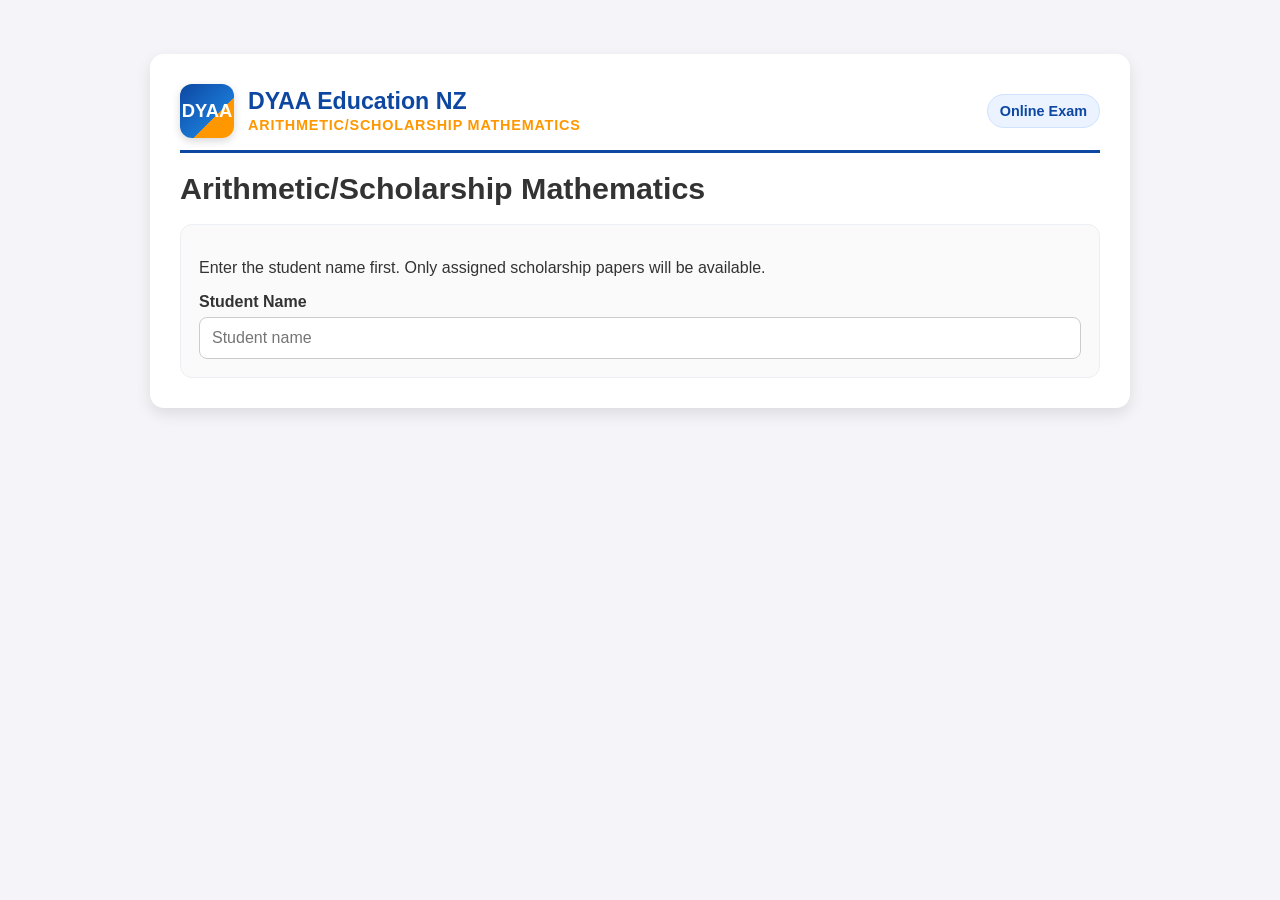
<file: Sch/index.html>
<!doctype html>
<html lang="en">
<head>
<meta charset="utf-8">
<meta name="viewport" content="width=device-width, initial-scale=1">
<meta http-equiv="Cache-Control" content="no-cache, no-store, must-revalidate">
<meta http-equiv="Pragma" content="no-cache">
<meta http-equiv="Expires" content="0">
<title>DYAA Arithmetic/Scholarship Mathematics</title>
<link rel="stylesheet" href="common/style.css?v=12.0">
</head>
<body>
<div class="quiz-container">
  <div class="dyaa-header">
    <div class="dyaa-brand">
      <div class="dyaa-logo-mark">DYAA</div>
      <div><div class="dyaa-title">DYAA Education NZ</div><div class="dyaa-subtitle">Arithmetic/Scholarship Mathematics</div></div>
    </div>
    <div id="modeTag" class="dyaa-mode-tag">Online Exam</div>
  </div>
  <h1 id="pageTitle">Arithmetic/Scholarship Mathematics</h1>
  <div class="quiz-main"><div id="sidebar" class="sidebar"></div><div id="quizContent"></div></div>
</div>
<iframe name="sheetSink" style="display:none"></iframe>
<script src="common/config.js?v=10.8"></script>
<script src="common/catalog.js?v=12.47.1"></script>
<script src="common/access.js?v=12.47.1"></script>
<script src="common/pdf_export.js?v=12.47.1"></script>
<script src="common/exam_engine.js?v=12.47.1"></script>
</body>
</html>
</file>
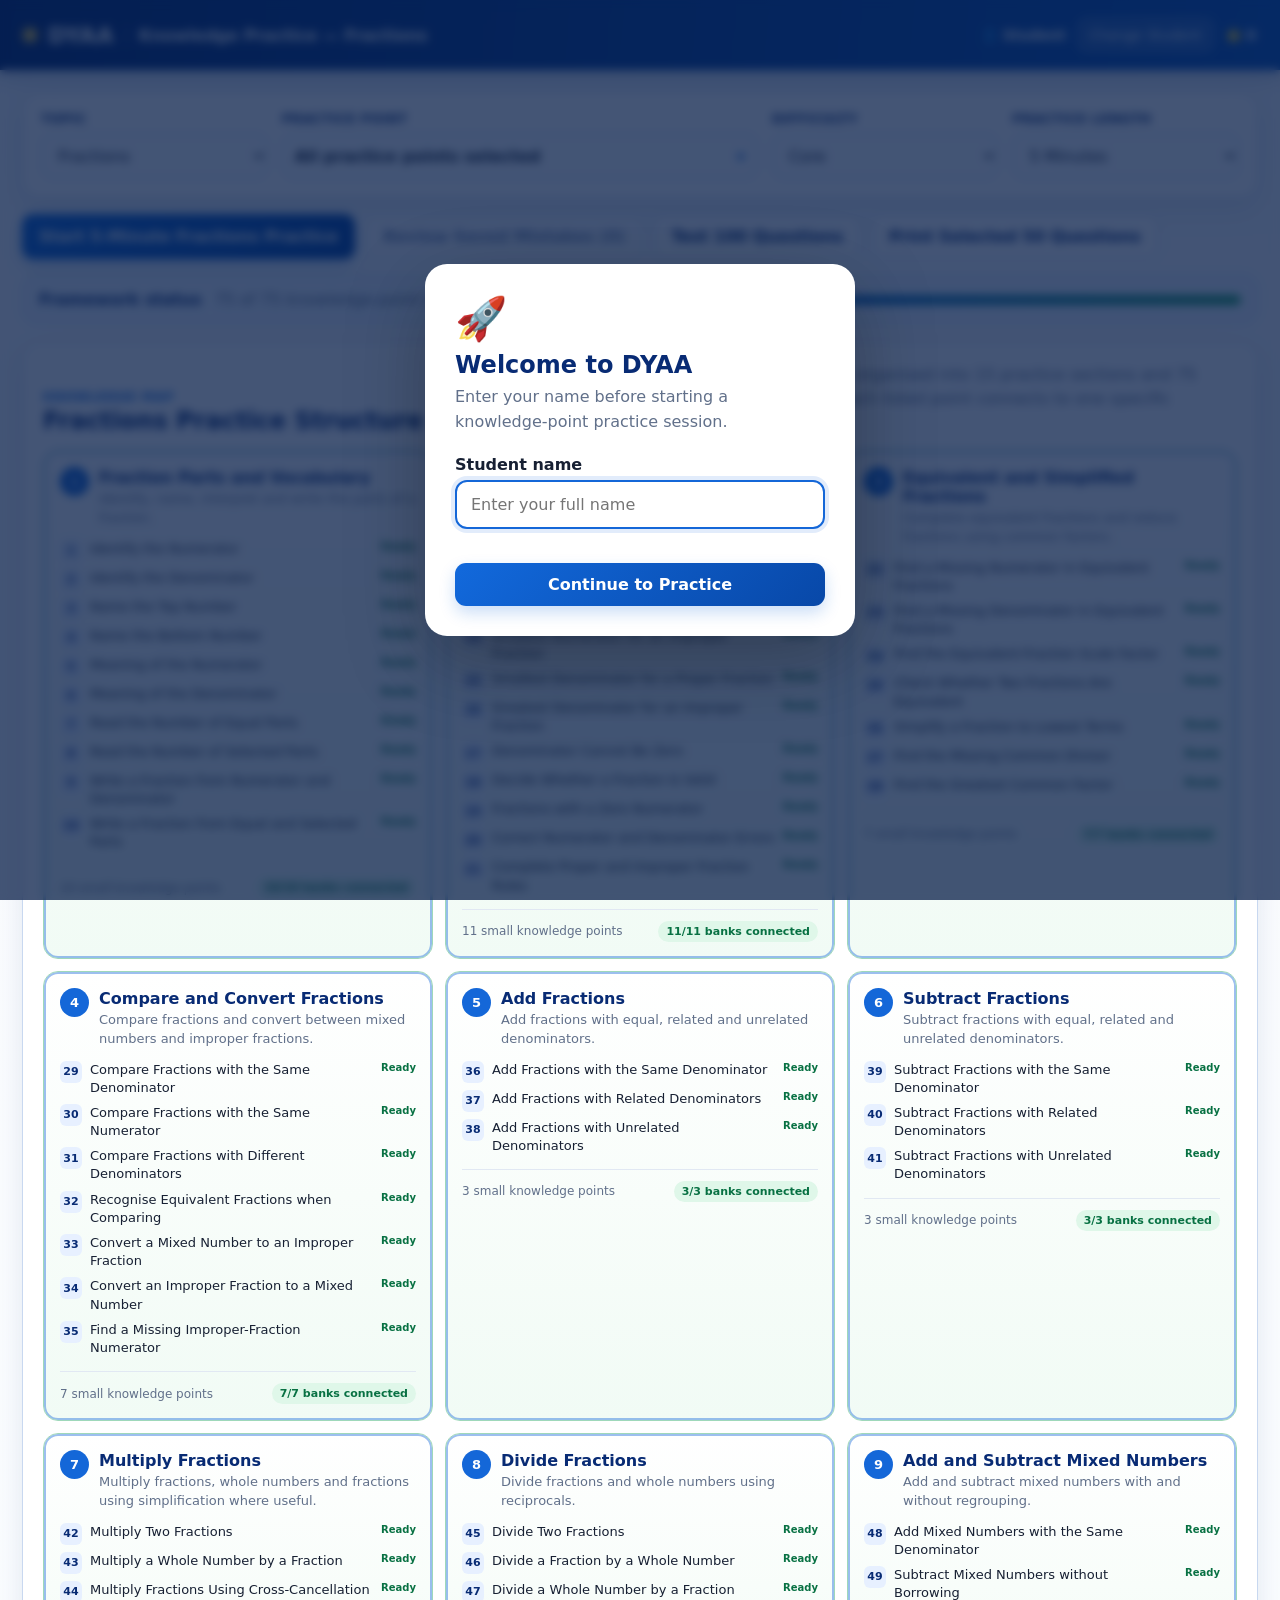
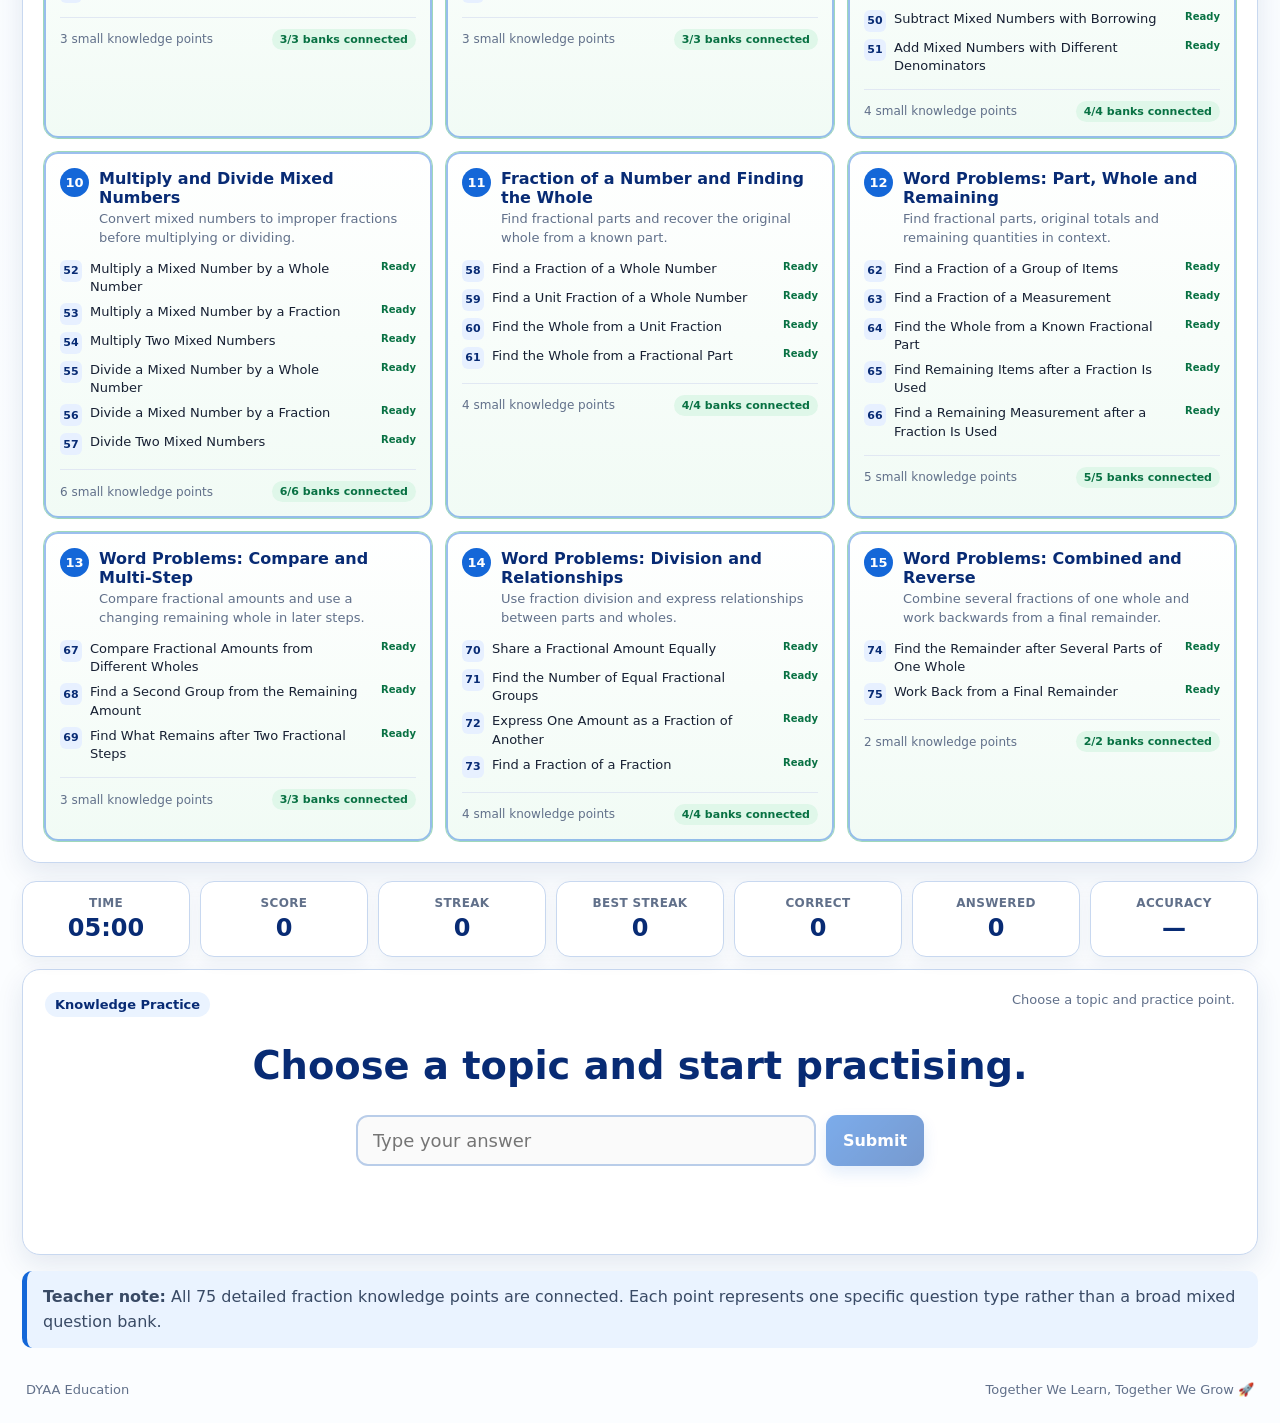
<file: SK/index.html>
<!DOCTYPE html>
<html lang="en">
<head>
  <meta charset="UTF-8">
  <meta name="viewport" content="width=device-width, initial-scale=1.0">
  <meta name="dyaa-edition" content="Knowledge Practice — Fractions, Decimals, Percentages, Ratios, Algebra, Whole Numbers, Integers, Angles, Linear Equation Word Problems and Measurement & Geometry">
  <title>DYAA Knowledge Practice</title>
  <link rel="stylesheet" href="css/styles.css">
  <style>
    /* Keep generated questions as normal continuous sentences.
       This overrides the grid layout that placed each <strong> value
       on a separate line. Long questions still wrap naturally. */
    #questionText.question {
      display: block;
      min-height: 94px;
      padding: 24px 20px;
      line-height: 1.3;
      text-align: center;
      word-break: normal;
      overflow-wrap: normal;
    }

    .dashboard { grid-template-columns: repeat(7, minmax(0, 1fr)); }
    .summary-grid { grid-template-columns: repeat(5, minmax(0, 1fr)); }
    @media (max-width: 1100px) {
      .dashboard { grid-template-columns: repeat(4, minmax(0, 1fr)); }
    }
    @media (max-width: 720px) {
      .dashboard { grid-template-columns: repeat(2, minmax(0, 1fr)); }
      .dashboard .stat-card:last-child { grid-column: auto; }
      .summary-grid { grid-template-columns: repeat(2, minmax(0, 1fr)); }
      .summary-grid > div:last-child { grid-column: span 2; }
    }
  </style>
</head>
<body>
  <section class="identity-overlay" id="identityOverlay" aria-modal="true" role="dialog" aria-labelledby="identityTitle">
    <div class="identity-card">
      <div class="identity-logo">🚀</div>
      <h1 id="identityTitle">Welcome to DYAA</h1>
      <p>Enter your name before starting a knowledge-point practice session.</p>
      <label for="studentNameInput">Student name</label>
      <input id="studentNameInput" type="text" maxlength="40" autocomplete="name" placeholder="Enter your full name">
      <div class="form-error" id="studentNameError" aria-live="polite"></div>
      <button class="btn btn-primary" id="continueBtn" type="button">Continue to Practice</button>
    </div>
  </section>

  <main class="app-shell">
    <header class="topbar">
      <div class="brand-row">
        <span class="brand-dot"></span>
        <span class="brand">DYAA</span>
        <span class="title" id="pageTitle">Knowledge Practice</span>
      </div>
      <div class="student-tools">
        <span>👤 <b id="studentNameDisplay">Student</b></span>
        <button class="topbar-btn" id="changeStudentBtn" type="button">Change Student</button>
        <span>⭐ <b id="totalStars">0</b></span>
      </div>
    </header>

    <section class="content">
      <section class="setup-card">
        <div class="control">
          <label for="topicSelect">Topic</label>
          <select id="topicSelect"></select>
        </div>

        <div class="control control-wide">
          <label>Practice Point</label>
          <details class="picker" id="groupPicker">
            <summary id="groupSummary">All practice points selected</summary>
            <div class="picker-panel">
              <div class="picker-actions">
                <button class="mini-btn" id="selectAllBtn" type="button">Select All</button>
                <button class="mini-btn" id="clearBtn" type="button">Clear</button>
                <button class="mini-btn mini-btn-primary" id="doneBtn" type="button">Done</button>
              </div>
              <div id="groupCheckboxes" class="group-checkboxes"></div>
              <p class="selection-help" id="selectionHelp"></p>
            </div>
          </details>
        </div>

        <div class="control">
          <label for="levelSelect">Difficulty</label>
          <select id="levelSelect"></select>
        </div>

        <div class="control">
          <label for="timeSelect">Practice Length</label>
          <select id="timeSelect">
            <option value="60">1 Minute</option>
            <option value="180">3 Minutes</option>
            <option value="300" selected>5 Minutes</option>
            <option value="600">10 Minutes</option>
            <option value="900">15 Minutes</option>
            <option value="1200">20 Minutes</option>
          </select>
        </div>
      </section>

      <section class="action-row">
        <button class="btn btn-primary" id="startBtn" type="button">Start Practice</button>
        <button class="btn btn-secondary hidden" id="pauseBtn" type="button">Pause</button>
        <button class="btn btn-secondary" id="reviewBtn" type="button">Review Saved Mistakes (<span id="savedCountTop">0</span>)</button>
        <button class="btn btn-secondary" id="testBtn" type="button">Test 100 Questions</button>
        <button class="btn btn-secondary" id="printBtn" type="button">Print Selected 50 Questions</button>
        <button class="btn btn-danger hidden" id="finishBtn" type="button">Finish Early</button>
      </section>

      <section class="framework-status" id="frameworkStatus">
        <div>
          <strong>Framework status</strong>
          <span id="frameworkStatusText">Loading knowledge-point banks…</span>
        </div>
        <div class="status-track"><div class="status-fill" id="frameworkStatusFill"></div></div>
      </section>

      <section class="knowledge-section">
        <div class="section-heading">
          <div>
            <p class="eyebrow">Knowledge map</p>
            <h2 id="knowledgeMapTitle">Knowledge Practice Structure</h2>
          </div>
          <p id="knowledgeMapIntro">Each practice point combines closely related small knowledge points.</p>
        </div>
        <div class="knowledge-grid" id="knowledgeGrid"></div>
      </section>

      <section class="dashboard">
        <article class="stat-card">
          <span class="stat-label">Time</span>
          <strong id="timerValue">05:00</strong>
        </article>
        <article class="stat-card">
          <span class="stat-label">Score</span>
          <strong id="scoreValue">0</strong>
        </article>
        <article class="stat-card">
          <span class="stat-label">Streak</span>
          <strong id="streakValue">0</strong>
        </article>
        <article class="stat-card">
          <span class="stat-label">Best Streak</span>
          <strong id="bestStreakValue">0</strong>
        </article>
        <article class="stat-card">
          <span class="stat-label">Correct</span>
          <strong id="correctValue">0</strong>
        </article>
        <article class="stat-card">
          <span class="stat-label">Answered</span>
          <strong id="answeredValue">0</strong>
        </article>
        <article class="stat-card">
          <span class="stat-label">Accuracy</span>
          <strong id="accuracyValue">—</strong>
        </article>
      </section>

      <section class="play-card" id="playCard">
        <div class="mode-row">
          <span class="mode-badge" id="modeBadge">Knowledge Practice</span>
          <span id="questionSubtopic">Choose a topic and practice point.</span>
        </div>
        <div class="question" id="questionText">Choose a topic and start practising.</div>
        <div class="answer-row">
          <input id="answerInput" type="text" inputmode="text" autocomplete="off" placeholder="Type your answer" disabled>
          <button class="btn btn-primary" id="submitBtn" type="button" disabled>Submit</button>
        </div>
        <div class="feedback" id="feedback" aria-live="polite"></div>
        <div class="hint" id="hint"></div>
      </section>

      <section class="summary-card hidden" id="summaryCard">
        <h2 id="summaryTitle">Practice Complete</h2>
        <div class="summary-grid">
          <div><span>Score</span><strong id="summaryScore">0</strong></div>
          <div><span>Best Streak</span><strong id="summaryBestStreak">0</strong></div>
          <div><span>Correct</span><strong id="summaryCorrect">0</strong></div>
          <div><span>Answered</span><strong id="summaryAnswered">0</strong></div>
          <div><span>Accuracy</span><strong id="summaryAccuracy">—</strong></div>
        </div>
        <button class="btn btn-primary" id="playAgainBtn" type="button">Back to Setup</button>
      </section>

      <section class="review-card hidden" id="reviewCard">
        <div class="section-heading compact">
          <div><p class="eyebrow">Saved practice</p><h2>Mistake Bank</h2></div>
          <button class="mini-btn" id="closeReviewBtn" type="button">Close</button>
        </div>
        <div id="reviewTable" class="review-table"></div>
        <button class="btn btn-danger" id="clearMistakesBtn" type="button">Clear Saved Mistakes</button>
      </section>

      <section class="teacher-note" id="teacherNote">
        <strong>Teacher note:</strong>
        This series is organised by knowledge points rather than year levels.
      </section>

      <footer>
        <span>DYAA Education</span>
        <span>Together We Learn, Together We Grow 🚀</span>
      </footer>
    </section>
  </main>

  <script src="js/core.js"></script>
  <script src="js/topics/fractions.js"></script>
  <script src="js/topics/decimals.js"></script>
  <script src="js/topics/percentages.js"></script>
  <script src="js/topics/ratios.js"></script>
  <script src="js/topics/algebra.js"></script>
  <script src="js/topics/whole_numbers.js"></script>
  <script src="js/topics/integers.js"></script>
  <script src="js/topics/angles.js"></script>
  <script src="js/topics/linear_equation_word_problems.js"></script>
  <script src="js/topics/measurement_geometry.js"></script>
  <script src="js/topics/statistics.js"></script>
  <script src="js/topics/time_timetables.js"></script>
  <script src="js/app.js"></script>
</body>
</html>
</file>
<file: css/styles.css>
:root {
  --navy: #082b74;
  --blue: #1467d8;
  --blue-soft: #eaf3ff;
  --green: #1a9a5b;
  --green-soft: #eaf8ef;
  --red: #ce3d43;
  --red-soft: #fff0f1;
  --ink: #172033;
  --muted: #61708a;
  --line: #c8d8f0;
  --panel: #ffffff;
  --page: #f4f8fd;
  --shadow: 0 10px 28px rgba(16, 51, 103, 0.10);
}

* { box-sizing: border-box; }

body {
  margin: 0;
  min-width: 320px;
  color: var(--ink);
  background: linear-gradient(180deg, #edf5ff 0, var(--page) 260px, #f8fbff 100%);
  font-family: Inter, ui-sans-serif, system-ui, -apple-system, BlinkMacSystemFont, "Segoe UI", sans-serif;
}

button, input, select { font: inherit; }
button { cursor: pointer; }
button:disabled { cursor: not-allowed; opacity: .55; }
.hidden { display: none !important; }

.identity-overlay {
  position: fixed;
  inset: 0;
  z-index: 100;
  display: grid;
  place-items: center;
  padding: 20px;
  background: rgba(4, 26, 69, .74);
  backdrop-filter: blur(5px);
}
.identity-overlay.hidden { display: none; }
.identity-card {
  width: min(430px, 100%);
  padding: 30px;
  border-radius: 22px;
  background: white;
  box-shadow: 0 24px 80px rgba(0,0,0,.28);
}
.identity-logo { font-size: 42px; }
.identity-card h1 { margin: 8px 0 6px; color: var(--navy); }
.identity-card p { margin: 0 0 20px; color: var(--muted); line-height: 1.55; }
.identity-card label { display: block; margin-bottom: 6px; font-weight: 750; }
.identity-card input {
  width: 100%;
  padding: 13px 14px;
  border: 2px solid var(--line);
  border-radius: 12px;
  outline: none;
}
.identity-card input:focus { border-color: var(--blue); box-shadow: 0 0 0 4px rgba(20,103,216,.12); }
.identity-card .btn { width: 100%; margin-top: 12px; }
.form-error { min-height: 22px; padding-top: 4px; color: var(--red); font-size: 14px; }

.app-shell { width: min(1480px, 100%); margin: 0 auto; background: rgba(255,255,255,.42); min-height: 100vh; }
.topbar {
  display: flex;
  align-items: center;
  justify-content: space-between;
  gap: 18px;
  min-height: 70px;
  padding: 14px 24px;
  color: white;
  background: linear-gradient(95deg, #092d76, #0f56bd);
  box-shadow: 0 6px 20px rgba(8,43,116,.22);
}
.brand-row, .student-tools { display: flex; align-items: center; gap: 12px; flex-wrap: wrap; }
.brand-dot { width: 12px; height: 12px; border-radius: 999px; background: #ffd54d; box-shadow: 0 0 0 5px rgba(255,213,77,.18); }
.brand { font-size: 22px; font-weight: 900; letter-spacing: .3px; }
.title { padding-left: 12px; border-left: 1px solid rgba(255,255,255,.38); font-weight: 750; }
.student-tools { justify-content: flex-end; font-size: 14px; }
.topbar-btn { border: 1px solid rgba(255,255,255,.5); border-radius: 9px; padding: 7px 10px; color: white; background: rgba(255,255,255,.10); }
.topbar-btn:hover { background: rgba(255,255,255,.20); }

.content { padding: 22px; }
.setup-card {
  display: grid;
  grid-template-columns: 1fr 2.1fr 1fr 1fr;
  gap: 14px;
  padding: 18px;
  border: 1px solid var(--line);
  border-radius: 18px;
  background: var(--panel);
  box-shadow: var(--shadow);
}
.control label { display: block; margin-bottom: 7px; color: var(--navy); font-size: 13px; font-weight: 850; text-transform: uppercase; letter-spacing: .35px; }
.control select, .picker summary {
  width: 100%;
  min-height: 46px;
  padding: 11px 12px;
  border: 1px solid #b6cbe9;
  border-radius: 11px;
  color: var(--ink);
  background: #fbfdff;
}
.control select:focus, .picker[open] summary { outline: none; border-color: var(--blue); box-shadow: 0 0 0 3px rgba(20,103,216,.11); }
.picker { position: relative; }
.picker summary { display: flex; align-items: center; cursor: pointer; list-style: none; font-weight: 700; }
.picker summary::-webkit-details-marker { display: none; }
.picker summary::after { content: "▾"; margin-left: auto; color: var(--blue); }
.picker[open] summary::after { content: "▴"; }
.picker-panel {
  position: absolute;
  z-index: 30;
  top: calc(100% + 7px);
  left: 0;
  width: min(640px, 90vw);
  padding: 14px;
  border: 1px solid #a9c3e8;
  border-radius: 14px;
  background: white;
  box-shadow: 0 18px 50px rgba(21,58,112,.22);
}
.picker-actions { display: flex; gap: 8px; margin-bottom: 10px; }
.mini-btn { border: 1px solid #b8cce8; border-radius: 9px; padding: 8px 11px; color: var(--navy); background: #f6faff; font-weight: 750; }
.mini-btn:hover { background: #eaf3ff; }
.mini-btn-primary { margin-left: auto; color: white; border-color: var(--blue); background: var(--blue); }
.group-checkboxes { display: grid; gap: 7px; max-height: 390px; overflow: auto; }
.group-option {
  display: grid;
  grid-template-columns: auto 1fr auto;
  align-items: start;
  gap: 10px;
  padding: 10px;
  border: 1px solid #d7e2f2;
  border-radius: 11px;
  background: #fbfdff;
}
.group-option:hover { border-color: #9fbee7; background: #f2f7ff; }
.group-option input { margin-top: 3px; width: 17px; height: 17px; accent-color: var(--blue); }
.group-option strong { display: block; color: var(--navy); font-size: 14px; }
.group-option small { display: block; margin-top: 2px; color: var(--muted); line-height: 1.4; }
.bank-status { white-space: nowrap; border-radius: 999px; padding: 4px 8px; font-size: 11px; font-weight: 850; }
.bank-status.ready { color: #087143; background: #dff7e9; }
.bank-status.pending { color: #9a5c00; background: #fff1d6; }
.selection-help { margin: 10px 2px 0; color: var(--muted); font-size: 13px; }
.selection-help.error { color: var(--red); }

.action-row { display: flex; flex-wrap: wrap; gap: 10px; margin: 16px 0; }
.btn { border: 0; border-radius: 11px; padding: 12px 17px; font-weight: 850; transition: transform .12s ease, box-shadow .12s ease, background .12s ease; }
.btn:not(:disabled):active { transform: translateY(1px); }
.btn-primary { color: white; background: linear-gradient(135deg, #1269dc, #0848a8); box-shadow: 0 7px 16px rgba(18,105,220,.22); }
.btn-primary:not(:disabled):hover { box-shadow: 0 10px 22px rgba(18,105,220,.30); }
.btn-secondary { color: var(--navy); border: 1px solid #b6cbe9; background: white; }
.btn-secondary:not(:disabled):hover { background: #eef5ff; }
.btn-danger { color: white; background: var(--red); }

.framework-status {
  display: grid;
  grid-template-columns: minmax(240px, auto) 1fr;
  align-items: center;
  gap: 18px;
  padding: 14px 16px;
  border: 1px solid #bdd0eb;
  border-radius: 14px;
  background: #eef5ff;
}
.framework-status strong { color: var(--navy); margin-right: 8px; }
.framework-status span { color: var(--muted); }
.status-track { height: 10px; overflow: hidden; border-radius: 99px; background: #d2def0; }
.status-fill { height: 100%; width: 0; border-radius: inherit; background: linear-gradient(90deg, #1768d7, #25a267); transition: width .25s ease; }

.knowledge-section { margin-top: 18px; padding: 20px; border: 1px solid var(--line); border-radius: 18px; background: white; box-shadow: var(--shadow); }
.section-heading { display: flex; align-items: end; justify-content: space-between; gap: 20px; margin-bottom: 15px; }
.section-heading.compact { align-items: center; }
.eyebrow { margin: 0 0 3px; color: var(--blue); font-size: 12px; font-weight: 900; text-transform: uppercase; letter-spacing: .8px; }
.section-heading h2 { margin: 0; color: var(--navy); font-size: 24px; }
.section-heading > p { margin: 0; max-width: 620px; color: var(--muted); line-height: 1.5; }
.knowledge-grid { display: grid; grid-template-columns: repeat(3, minmax(0, 1fr)); gap: 12px; }
.knowledge-card { position: relative; min-height: 205px; padding: 16px; border: 1px solid #bfd1eb; border-radius: 15px; background: linear-gradient(180deg, #fff, #f9fbff); }
.knowledge-card.ready { border-color: #9fd8ba; background: linear-gradient(180deg, #fff, #f1fbf5); }
.knowledge-card.selected { box-shadow: inset 0 0 0 2px rgba(20,103,216,.42); }
.knowledge-card-header { display: flex; align-items: start; gap: 10px; margin-bottom: 10px; }
.practice-number { display: grid; place-items: center; flex: 0 0 auto; width: 29px; height: 29px; border-radius: 50%; color: white; background: var(--blue); font-size: 13px; font-weight: 900; }
.knowledge-card h3 { margin: 1px 0 3px; color: var(--navy); font-size: 16px; }
.knowledge-card .group-description { margin: 0; color: var(--muted); font-size: 13px; line-height: 1.45; }
.knowledge-list { display: grid; gap: 7px; margin: 12px 0 0; padding: 0; list-style: none; }
.knowledge-list li { display: flex; gap: 8px; align-items: flex-start; font-size: 13px; line-height: 1.4; }
.kp-number { display: inline-grid; place-items: center; flex: 0 0 auto; width: 22px; height: 22px; border-radius: 6px; color: var(--navy); background: #e7f0ff; font-size: 11px; font-weight: 900; }
.card-footer { display: flex; align-items: center; justify-content: space-between; gap: 8px; margin-top: 14px; padding-top: 11px; border-top: 1px solid #e1e8f3; font-size: 12px; color: var(--muted); }

.dashboard { display: grid; grid-template-columns: repeat(5, minmax(0, 1fr)); gap: 10px; margin: 18px 0 12px; }
.stat-card { padding: 14px; border: 1px solid var(--line); border-radius: 14px; background: white; text-align: center; box-shadow: 0 6px 16px rgba(16,51,103,.06); }
.stat-label { display: block; color: var(--muted); font-size: 12px; font-weight: 800; text-transform: uppercase; letter-spacing: .35px; }
.stat-card strong { display: block; margin-top: 4px; color: var(--navy); font-size: 24px; }

.play-card, .summary-card, .review-card { padding: 22px; border: 1px solid var(--line); border-radius: 18px; background: white; box-shadow: var(--shadow); }
.mode-row { display: flex; justify-content: space-between; gap: 15px; color: var(--muted); font-size: 13px; }
.mode-badge { padding: 5px 10px; border-radius: 999px; color: var(--navy); background: var(--blue-soft); font-weight: 850; }
.question { min-height: 94px; display: grid; place-items: center; padding: 20px; color: var(--navy); font-size: clamp(24px, 3vw, 42px); font-weight: 850; text-align: center; }
.answer-row { display: flex; justify-content: center; gap: 10px; }
.answer-row input { width: min(460px, 100%); padding: 13px 15px; border: 2px solid #b9cde9; border-radius: 12px; font-size: 18px; outline: none; }
.answer-row input:focus { border-color: var(--blue); box-shadow: 0 0 0 4px rgba(20,103,216,.11); }
.feedback { min-height: 29px; margin-top: 13px; text-align: center; font-weight: 850; }
.feedback.correct { color: var(--green); }
.feedback.incorrect { color: var(--red); }
.hint { min-height: 24px; color: var(--muted); text-align: center; }

.method-hint {
  margin: 12px 0 8px;
  text-align: left;
}

.method-hint-button {
  padding: 7px 14px;
  border: 1px solid #9ebce3;
  border-radius: 9px;
  background: #f5f9ff;
  color: #1f4f86;
  font-size: 14px;
  font-weight: 800;
  cursor: pointer;
}

.method-hint-button:hover:not(:disabled) {
  background: #eaf3ff;
}

.method-hint-button:disabled {
  opacity: .55;
  cursor: default;
}

.method-hint-text {
  margin-top: 8px;
  padding: 10px 14px;
  border: 1px solid #cfe0f5;
  border-radius: 10px;
  background: #f5f9ff;
  color: #31557f;
  font-size: 14px;
  line-height: 1.45;
  font-weight: 600;
}

.summary-card h2 { margin-top: 0; color: var(--navy); text-align: center; }
.summary-grid { display: grid; grid-template-columns: repeat(4, 1fr); gap: 10px; margin: 18px 0; }
.summary-grid div { padding: 15px; border-radius: 12px; background: var(--blue-soft); text-align: center; }
.summary-grid span { display: block; color: var(--muted); font-size: 12px; }
.summary-grid strong { display: block; color: var(--navy); font-size: 25px; }
.summary-card .btn { display: block; margin: 0 auto; }

.review-table { display: grid; gap: 8px; margin: 12px 0 16px; }
.review-empty { padding: 20px; border: 1px dashed #b7c9e2; border-radius: 12px; color: var(--muted); text-align: center; }
.review-item { display: grid; grid-template-columns: 1fr auto; gap: 12px; padding: 12px; border: 1px solid #d2deef; border-radius: 12px; }
.review-item strong { color: var(--navy); }
.review-item small { display: block; margin-top: 4px; color: var(--muted); }

.teacher-note { margin-top: 16px; padding: 14px 16px; border-left: 5px solid var(--blue); border-radius: 10px; color: #394a65; background: #eaf3ff; line-height: 1.55; }
.teacher-note code { padding: 2px 5px; border-radius: 5px; background: rgba(255,255,255,.72); }
footer { display: flex; justify-content: space-between; gap: 12px; margin-top: 18px; padding: 16px 4px 4px; color: var(--muted); font-size: 13px; }

.fraction { display: inline-flex; flex-direction: column; align-items: center; justify-content: center; vertical-align: middle; min-width: 1.5em; margin: 0 .08em; line-height: 1.05; }
.fraction .top { width: 100%; padding: 0 .12em .08em; border-bottom: .08em solid currentColor; text-align: center; }
.fraction .bottom { padding: .08em .12em 0; text-align: center; }
.mixed-number { white-space: nowrap; }
.mixed-number .whole { margin-right: .08em; }

@media (max-width: 1050px) {
  .setup-card { grid-template-columns: repeat(2, minmax(0, 1fr)); }
  .knowledge-grid { grid-template-columns: repeat(2, minmax(0, 1fr)); }
}
@media (max-width: 720px) {
  .topbar { align-items: flex-start; flex-direction: column; }
  .student-tools { justify-content: flex-start; }
  .content { padding: 12px; }
  .setup-card { grid-template-columns: 1fr; }
  .knowledge-grid { grid-template-columns: 1fr; }
  .framework-status { grid-template-columns: 1fr; }
  .dashboard { grid-template-columns: repeat(2, 1fr); }
  .dashboard .stat-card:last-child { grid-column: span 2; }
  .section-heading { align-items: flex-start; flex-direction: column; }
  .summary-grid { grid-template-columns: repeat(2, 1fr); }
  .answer-row { flex-direction: column; }
  .answer-row .btn, .answer-row input { width: 100%; }
  footer { flex-direction: column; }
}

@media print {
  .identity-overlay, .topbar, .setup-card, .action-row, .framework-status,
  .dashboard, .play-card, .summary-card, .review-card, .teacher-note, footer { display: none !important; }
  body { background: white; }
  .content { padding: 0; }
  .knowledge-section { margin: 0; border: 0; box-shadow: none; }
  .knowledge-grid { grid-template-columns: repeat(2, 1fr); }
  .knowledge-card { break-inside: avoid; }
}
.bank-status.partial { color: #6b4bb6; background: #eee8ff; }
.kp-bank-state { margin-left: auto; white-space: nowrap; font-size: 10px; font-weight: 850; }
.kp-bank-state.ready { color: #087143; }
.kp-bank-state.pending { color: #9a5c00; }
</file>
<file: Sch/common/style.css>
:root{
  --blue:#0d47a1; --blue2:#1976d2; --orange:#ff9800; --green:#4caf50;
  --purple:#7b1fa2; --red:#c62828; --bg:#f4f4f9; --grey:#607d8b;
}
*{box-sizing:border-box}
body{font-family:"Segoe UI",Tahoma,sans-serif;background:var(--bg);margin:0;padding:20px;color:#333}
.quiz-container{max-width:980px;margin:34px auto;background:#fff;padding:30px;border-radius:14px;box-shadow:0 6px 15px rgba(0,0,0,.1)}
.dyaa-header{display:flex;align-items:center;justify-content:space-between;gap:16px;margin-bottom:18px;border-bottom:3px solid var(--blue);padding-bottom:12px}
.dyaa-brand{display:flex;align-items:center;gap:14px}.dyaa-logo-mark{width:54px;height:54px;border-radius:12px;background:linear-gradient(135deg,#0d47a1 0%,#1976d2 62%,#ff9800 63%,#ff9800 100%);color:#fff;display:flex;align-items:center;justify-content:center;font-weight:900;font-size:1.15em;box-shadow:0 3px 8px rgba(0,0,0,.16)}
.dyaa-title{font-weight:900;font-size:1.45em;color:var(--blue);line-height:1.05}.dyaa-subtitle{margin-top:4px;font-size:.9em;color:var(--orange);font-weight:800;letter-spacing:.8px;text-transform:uppercase}
.dyaa-mode-tag{font-size:.9em;font-weight:800;color:var(--blue);background:#eaf3ff;border:1px solid #cfe2ff;padding:8px 12px;border-radius:999px;white-space:nowrap}
h1{margin:0 0 18px;font-size:1.9em;font-weight:800}.start-card{background:#fafafa;border:1px solid #eceff3;border-radius:12px;padding:18px}.select-grid{display:grid;grid-template-columns:1fr 1fr;gap:14px;margin-top:14px}
.selection-full{grid-column:1/-1}.field label{display:block;font-weight:800;margin-bottom:6px}.field select,.field input{width:100%;padding:11px 12px;border:1px solid #ccc;border-radius:8px;font-size:1em;background:#fff}.rule-box{background:#fff8e1;border-left:4px solid var(--orange);border-radius:8px;padding:12px 14px;line-height:1.55;margin:16px 0}
.start-row{margin-top:16px;display:flex;align-items:center;gap:14px;flex-wrap:wrap}.primary-btn,.secondary-btn,.danger-btn{padding:11px 20px;border-radius:8px;border:none;color:#fff;font-size:1em;cursor:pointer;font-weight:800}.primary-btn{background:var(--green)}.secondary-btn{background:var(--grey)}.danger-btn{background:var(--red)}button:disabled{opacity:.55!important;cursor:not-allowed!important}
.status{background:#eef5ff;border:1px solid #cfe2ff;border-radius:8px;padding:10px 12px;color:var(--blue);font-weight:800;margin-top:12px}.quiz-main{display:flex;gap:20px;margin-top:10px}.sidebar{width:170px;border-right:1px solid #ddd;padding-right:10px;display:none}.sidebar h4{margin:0 0 8px;font-size:.95em;border-bottom:1px solid #eee;padding-bottom:4px}.sidebar ul{list-style:none;padding:0;margin:0;display:grid;grid-template-columns:repeat(2,1fr);gap:4px}.sidebar li{padding:7px 5px;cursor:pointer;border-radius:5px;font-size:.9em;user-select:none;text-align:center;border:1px solid #e4e7eb;background:#fff}.sidebar li.active{background:#bbdefb;font-weight:800;border-color:#90caf9}.sidebar li.answered{border-left:4px solid var(--green)}
#quizContent{flex:1;min-width:0}.quiz-topbar{display:flex;justify-content:space-between;align-items:center;gap:12px;margin-bottom:12px;flex-wrap:wrap}.question-text{font-size:1.1em;margin:0;font-weight:800}.timer{font-weight:900;padding:7px 11px;border-radius:8px;white-space:nowrap;background:#f2f6ff;border:1px solid #d6e4ff;color:var(--blue)}.timer.warning{background:#fff3e0;border-color:#ffcc80;color:#e65100}.timer.danger{background:#ffebee;border-color:#ef9a9a;color:var(--red)}.student-chip{font-weight:800;padding:7px 11px;border-radius:8px;background:#fafafa;border:1px solid #ddd}
.qbox{background:#fafafa;border:1px solid #eee;border-radius:10px;padding:24px;min-height:285px;display:flex;flex-direction:column;align-items:center;justify-content:center;text-align:center}.qtext{font-size:1.35em;font-weight:700;line-height:1.55;max-width:760px}.question-image{display:block;max-width:100%;max-height:500px;width:auto;height:auto;object-fit:contain;margin:0 auto 18px;border-radius:8px}.answer-box{width:min(420px,100%);padding:11px 12px;font-size:1.08em;border:1px solid #ccc;border-radius:8px;outline:none;margin-top:14px}.answer-box:focus{border-color:#5ba8ff;box-shadow:0 0 0 3px rgba(91,168,255,.2)}.choice-list{margin-top:18px;text-align:left;display:grid;gap:10px;width:min(560px,100%)}.choice-item{padding:10px 12px;border:1px solid #ddd;border-radius:8px;background:#fff;cursor:pointer}.choice-item input{margin-right:8px}
.button-row{margin-top:18px;display:flex;justify-content:space-between;align-items:center;gap:10px;flex-wrap:wrap}.submit-row{margin-top:52px;padding-top:24px;border-top:1px solid #e3e7eb;display:flex;flex-direction:column;align-items:center;gap:10px;min-height:48px}.submit-row .exam-note{margin-top:0;text-align:center}.submit-row .danger-btn{min-width:170px}.nav-btn{padding:10px 18px;border:none;border-radius:6px;color:#fff;cursor:pointer;font-size:1em;white-space:nowrap;font-weight:800}.btn-prev{background:#03a9f4}.btn-next{background:var(--green)}.exam-note{color:#666;font-size:.9em;margin-top:10px}.summary-grid{display:grid;grid-template-columns:repeat(4,1fr);gap:10px;margin:16px 0}.summary-card{border:1px solid #ddd;background:#fafafa;border-radius:10px;padding:12px;text-align:center}.summary-card .k{color:#666;font-size:.78em;font-weight:800;text-transform:uppercase}.summary-card .v{margin-top:4px;font-size:1.35em;font-weight:900;color:var(--blue)}
@media(max-width:760px){body{padding:8px}.quiz-container{margin:10px auto;padding:16px}.quiz-main{flex-direction:column}.sidebar{width:100%;border-right:none;border-bottom:1px solid #ddd;padding-right:0;padding-bottom:10px;margin-bottom:10px}.sidebar ul{grid-template-columns:repeat(8,1fr)}.summary-grid{grid-template-columns:1fr 1fr}.select-grid{grid-template-columns:1fr}.dyaa-mode-tag{display:none}}@media(max-width:520px){.sidebar ul{grid-template-columns:repeat(5,1fr)}}

/* Mathematical notation used by arithmetic question text */
.math-frac{display:inline-block;vertical-align:middle;text-align:center;line-height:1;font-size:.9em;margin:0 .10em;min-width:1.25em;white-space:nowrap}
.math-frac .top{display:block;border-bottom:1.5px solid currentColor;padding:0 .15em .08em;line-height:1}
.math-frac .bottom{display:block;padding:.08em .15em 0;line-height:1}
.math-mixed{display:inline-flex;align-items:center;vertical-align:middle;gap:.08em;white-space:nowrap;line-height:1}
.math-mixed>span:first-child{display:inline-block;line-height:1}
.math-root{display:inline-flex;align-items:flex-start;vertical-align:-.08em;white-space:nowrap;line-height:1}
.math-root .radical{font-family:Georgia,"Times New Roman",serif;font-size:1.24em;line-height:.93;margin-right:-.04em}
.math-root .radicand{display:inline-block;border-top:1.6px solid currentColor;padding:.06em .09em 0 .08em;line-height:1.02}
.math-power sup{font-size:.7em;vertical-align:super}
.qtext{line-height:1.8}

/* Written-answer input guidance */
.answer-input-hint{
  margin-top:7px;
  font-size:.88em;
  color:#666;
  line-height:1.35;
}
</file>
<file: SK/css/styles.css>
:root {
  --navy: #082b74;
  --blue: #1467d8;
  --blue-soft: #eaf3ff;
  --green: #1a9a5b;
  --green-soft: #eaf8ef;
  --red: #ce3d43;
  --red-soft: #fff0f1;
  --ink: #172033;
  --muted: #61708a;
  --line: #c8d8f0;
  --panel: #ffffff;
  --page: #f4f8fd;
  --shadow: 0 10px 28px rgba(16, 51, 103, 0.10);
}

* { box-sizing: border-box; }

body {
  margin: 0;
  min-width: 320px;
  color: var(--ink);
  background: linear-gradient(180deg, #edf5ff 0, var(--page) 260px, #f8fbff 100%);
  font-family: Inter, ui-sans-serif, system-ui, -apple-system, BlinkMacSystemFont, "Segoe UI", sans-serif;
}

button, input, select { font: inherit; }
button { cursor: pointer; }
button:disabled { cursor: not-allowed; opacity: .55; }
.hidden { display: none !important; }

.identity-overlay {
  position: fixed;
  inset: 0;
  z-index: 100;
  display: grid;
  place-items: center;
  padding: 20px;
  background: rgba(4, 26, 69, .74);
  backdrop-filter: blur(5px);
}
.identity-overlay.hidden { display: none; }
.identity-card {
  width: min(430px, 100%);
  padding: 30px;
  border-radius: 22px;
  background: white;
  box-shadow: 0 24px 80px rgba(0,0,0,.28);
}
.identity-logo { font-size: 42px; }
.identity-card h1 { margin: 8px 0 6px; color: var(--navy); }
.identity-card p { margin: 0 0 20px; color: var(--muted); line-height: 1.55; }
.identity-card label { display: block; margin-bottom: 6px; font-weight: 750; }
.identity-card input {
  width: 100%;
  padding: 13px 14px;
  border: 2px solid var(--line);
  border-radius: 12px;
  outline: none;
}
.identity-card input:focus { border-color: var(--blue); box-shadow: 0 0 0 4px rgba(20,103,216,.12); }
.identity-card .btn { width: 100%; margin-top: 12px; }
.form-error { min-height: 22px; padding-top: 4px; color: var(--red); font-size: 14px; }

.app-shell { width: min(1480px, 100%); margin: 0 auto; background: rgba(255,255,255,.42); min-height: 100vh; }
.topbar {
  display: flex;
  align-items: center;
  justify-content: space-between;
  gap: 18px;
  min-height: 70px;
  padding: 14px 24px;
  color: white;
  background: linear-gradient(95deg, #092d76, #0f56bd);
  box-shadow: 0 6px 20px rgba(8,43,116,.22);
}
.brand-row, .student-tools { display: flex; align-items: center; gap: 12px; flex-wrap: wrap; }
.brand-dot { width: 12px; height: 12px; border-radius: 999px; background: #ffd54d; box-shadow: 0 0 0 5px rgba(255,213,77,.18); }
.brand { font-size: 22px; font-weight: 900; letter-spacing: .3px; }
.title { padding-left: 12px; border-left: 1px solid rgba(255,255,255,.38); font-weight: 750; }
.student-tools { justify-content: flex-end; font-size: 14px; }
.topbar-btn { border: 1px solid rgba(255,255,255,.5); border-radius: 9px; padding: 7px 10px; color: white; background: rgba(255,255,255,.10); }
.topbar-btn:hover { background: rgba(255,255,255,.20); }

.content { padding: 22px; }
.setup-card {
  display: grid;
  grid-template-columns: 1fr 2.1fr 1fr 1fr;
  gap: 14px;
  padding: 18px;
  border: 1px solid var(--line);
  border-radius: 18px;
  background: var(--panel);
  box-shadow: var(--shadow);
}
.control label { display: block; margin-bottom: 7px; color: var(--navy); font-size: 13px; font-weight: 850; text-transform: uppercase; letter-spacing: .35px; }
.control select, .picker summary {
  width: 100%;
  min-height: 46px;
  padding: 11px 12px;
  border: 1px solid #b6cbe9;
  border-radius: 11px;
  color: var(--ink);
  background: #fbfdff;
}
.control select:focus, .picker[open] summary { outline: none; border-color: var(--blue); box-shadow: 0 0 0 3px rgba(20,103,216,.11); }
.picker { position: relative; }
.picker summary { display: flex; align-items: center; cursor: pointer; list-style: none; font-weight: 700; }
.picker summary::-webkit-details-marker { display: none; }
.picker summary::after { content: "▾"; margin-left: auto; color: var(--blue); }
.picker[open] summary::after { content: "▴"; }
.picker-panel {
  position: absolute;
  z-index: 30;
  top: calc(100% + 7px);
  left: 0;
  width: min(640px, 90vw);
  padding: 14px;
  border: 1px solid #a9c3e8;
  border-radius: 14px;
  background: white;
  box-shadow: 0 18px 50px rgba(21,58,112,.22);
}
.picker-actions { display: flex; gap: 8px; margin-bottom: 10px; }
.mini-btn { border: 1px solid #b8cce8; border-radius: 9px; padding: 8px 11px; color: var(--navy); background: #f6faff; font-weight: 750; }
.mini-btn:hover { background: #eaf3ff; }
.mini-btn-primary { margin-left: auto; color: white; border-color: var(--blue); background: var(--blue); }
.group-checkboxes { display: grid; gap: 7px; max-height: 390px; overflow: auto; }
.group-option {
  display: grid;
  grid-template-columns: auto 1fr auto;
  align-items: start;
  gap: 10px;
  padding: 10px;
  border: 1px solid #d7e2f2;
  border-radius: 11px;
  background: #fbfdff;
}
.group-option:hover { border-color: #9fbee7; background: #f2f7ff; }
.group-option input { margin-top: 3px; width: 17px; height: 17px; accent-color: var(--blue); }
.group-option strong { display: block; color: var(--navy); font-size: 14px; }
.group-option small { display: block; margin-top: 2px; color: var(--muted); line-height: 1.4; }
.bank-status { white-space: nowrap; border-radius: 999px; padding: 4px 8px; font-size: 11px; font-weight: 850; }
.bank-status.ready { color: #087143; background: #dff7e9; }
.bank-status.pending { color: #9a5c00; background: #fff1d6; }
.selection-help { margin: 10px 2px 0; color: var(--muted); font-size: 13px; }
.selection-help.error { color: var(--red); }

.action-row { display: flex; flex-wrap: wrap; gap: 10px; margin: 16px 0; }
.btn { border: 0; border-radius: 11px; padding: 12px 17px; font-weight: 850; transition: transform .12s ease, box-shadow .12s ease, background .12s ease; }
.btn:not(:disabled):active { transform: translateY(1px); }
.btn-primary { color: white; background: linear-gradient(135deg, #1269dc, #0848a8); box-shadow: 0 7px 16px rgba(18,105,220,.22); }
.btn-primary:not(:disabled):hover { box-shadow: 0 10px 22px rgba(18,105,220,.30); }
.btn-secondary { color: var(--navy); border: 1px solid #b6cbe9; background: white; }
.btn-secondary:not(:disabled):hover { background: #eef5ff; }
.btn-danger { color: white; background: var(--red); }

.framework-status {
  display: grid;
  grid-template-columns: minmax(240px, auto) 1fr;
  align-items: center;
  gap: 18px;
  padding: 14px 16px;
  border: 1px solid #bdd0eb;
  border-radius: 14px;
  background: #eef5ff;
}
.framework-status strong { color: var(--navy); margin-right: 8px; }
.framework-status span { color: var(--muted); }
.status-track { height: 10px; overflow: hidden; border-radius: 99px; background: #d2def0; }
.status-fill { height: 100%; width: 0; border-radius: inherit; background: linear-gradient(90deg, #1768d7, #25a267); transition: width .25s ease; }

.knowledge-section { margin-top: 18px; padding: 20px; border: 1px solid var(--line); border-radius: 18px; background: white; box-shadow: var(--shadow); }
.section-heading { display: flex; align-items: end; justify-content: space-between; gap: 20px; margin-bottom: 15px; }
.section-heading.compact { align-items: center; }
.eyebrow { margin: 0 0 3px; color: var(--blue); font-size: 12px; font-weight: 900; text-transform: uppercase; letter-spacing: .8px; }
.section-heading h2 { margin: 0; color: var(--navy); font-size: 24px; }
.section-heading > p { margin: 0; max-width: 620px; color: var(--muted); line-height: 1.5; }
.knowledge-grid { display: grid; grid-template-columns: repeat(3, minmax(0, 1fr)); gap: 12px; }
.knowledge-card { position: relative; min-height: 205px; padding: 16px; border: 1px solid #bfd1eb; border-radius: 15px; background: linear-gradient(180deg, #fff, #f9fbff); }
.knowledge-card.ready { border-color: #9fd8ba; background: linear-gradient(180deg, #fff, #f1fbf5); }
.knowledge-card.selected { box-shadow: inset 0 0 0 2px rgba(20,103,216,.42); }
.knowledge-card-header { display: flex; align-items: start; gap: 10px; margin-bottom: 10px; }
.practice-number { display: grid; place-items: center; flex: 0 0 auto; width: 29px; height: 29px; border-radius: 50%; color: white; background: var(--blue); font-size: 13px; font-weight: 900; }
.knowledge-card h3 { margin: 1px 0 3px; color: var(--navy); font-size: 16px; }
.knowledge-card .group-description { margin: 0; color: var(--muted); font-size: 13px; line-height: 1.45; }
.knowledge-list { display: grid; gap: 7px; margin: 12px 0 0; padding: 0; list-style: none; }
.knowledge-list li { display: flex; gap: 8px; align-items: flex-start; font-size: 13px; line-height: 1.4; }
.kp-number { display: inline-grid; place-items: center; flex: 0 0 auto; width: 22px; height: 22px; border-radius: 6px; color: var(--navy); background: #e7f0ff; font-size: 11px; font-weight: 900; }
.card-footer { display: flex; align-items: center; justify-content: space-between; gap: 8px; margin-top: 14px; padding-top: 11px; border-top: 1px solid #e1e8f3; font-size: 12px; color: var(--muted); }

.dashboard { display: grid; grid-template-columns: repeat(5, minmax(0, 1fr)); gap: 10px; margin: 18px 0 12px; }
.stat-card { padding: 14px; border: 1px solid var(--line); border-radius: 14px; background: white; text-align: center; box-shadow: 0 6px 16px rgba(16,51,103,.06); }
.stat-label { display: block; color: var(--muted); font-size: 12px; font-weight: 800; text-transform: uppercase; letter-spacing: .35px; }
.stat-card strong { display: block; margin-top: 4px; color: var(--navy); font-size: 24px; }

.play-card, .summary-card, .review-card { padding: 22px; border: 1px solid var(--line); border-radius: 18px; background: white; box-shadow: var(--shadow); }
.mode-row { display: flex; justify-content: space-between; gap: 15px; color: var(--muted); font-size: 13px; }
.mode-badge { padding: 5px 10px; border-radius: 999px; color: var(--navy); background: var(--blue-soft); font-weight: 850; }
.question { min-height: 94px; display: grid; place-items: center; padding: 20px; color: var(--navy); font-size: clamp(24px, 3vw, 42px); font-weight: 850; text-align: center; }
.answer-row { display: flex; justify-content: center; gap: 10px; }
.answer-row input { width: min(460px, 100%); padding: 13px 15px; border: 2px solid #b9cde9; border-radius: 12px; font-size: 18px; outline: none; }
.answer-row input:focus { border-color: var(--blue); box-shadow: 0 0 0 4px rgba(20,103,216,.11); }
.feedback { min-height: 29px; margin-top: 13px; text-align: center; font-weight: 850; }
.feedback.correct { color: var(--green); }
.feedback.incorrect { color: var(--red); }
.hint { min-height: 24px; color: var(--muted); text-align: center; }

.summary-card h2 { margin-top: 0; color: var(--navy); text-align: center; }
.summary-grid { display: grid; grid-template-columns: repeat(4, 1fr); gap: 10px; margin: 18px 0; }
.summary-grid div { padding: 15px; border-radius: 12px; background: var(--blue-soft); text-align: center; }
.summary-grid span { display: block; color: var(--muted); font-size: 12px; }
.summary-grid strong { display: block; color: var(--navy); font-size: 25px; }
.summary-card .btn { display: block; margin: 0 auto; }

.review-table { display: grid; gap: 8px; margin: 12px 0 16px; }
.review-empty { padding: 20px; border: 1px dashed #b7c9e2; border-radius: 12px; color: var(--muted); text-align: center; }
.review-item { display: grid; grid-template-columns: 1fr auto; gap: 12px; padding: 12px; border: 1px solid #d2deef; border-radius: 12px; }
.review-item strong { color: var(--navy); }
.review-item small { display: block; margin-top: 4px; color: var(--muted); }

.teacher-note { margin-top: 16px; padding: 14px 16px; border-left: 5px solid var(--blue); border-radius: 10px; color: #394a65; background: #eaf3ff; line-height: 1.55; }
.teacher-note code { padding: 2px 5px; border-radius: 5px; background: rgba(255,255,255,.72); }
footer { display: flex; justify-content: space-between; gap: 12px; margin-top: 18px; padding: 16px 4px 4px; color: var(--muted); font-size: 13px; }

.fraction { display: inline-flex; flex-direction: column; align-items: center; justify-content: center; vertical-align: middle; min-width: 1.5em; margin: 0 .08em; line-height: 1.05; }
.fraction .top { width: 100%; padding: 0 .12em .08em; border-bottom: .08em solid currentColor; text-align: center; }
.fraction .bottom { padding: .08em .12em 0; text-align: center; }
.mixed-number { white-space: nowrap; }
.mixed-number .whole { margin-right: .08em; }

@media (max-width: 1050px) {
  .setup-card { grid-template-columns: repeat(2, minmax(0, 1fr)); }
  .knowledge-grid { grid-template-columns: repeat(2, minmax(0, 1fr)); }
}
@media (max-width: 720px) {
  .topbar { align-items: flex-start; flex-direction: column; }
  .student-tools { justify-content: flex-start; }
  .content { padding: 12px; }
  .setup-card { grid-template-columns: 1fr; }
  .knowledge-grid { grid-template-columns: 1fr; }
  .framework-status { grid-template-columns: 1fr; }
  .dashboard { grid-template-columns: repeat(2, 1fr); }
  .dashboard .stat-card:last-child { grid-column: span 2; }
  .section-heading { align-items: flex-start; flex-direction: column; }
  .summary-grid { grid-template-columns: repeat(2, 1fr); }
  .answer-row { flex-direction: column; }
  .answer-row .btn, .answer-row input { width: 100%; }
  footer { flex-direction: column; }
}

@media print {
  .identity-overlay, .topbar, .setup-card, .action-row, .framework-status,
  .dashboard, .play-card, .summary-card, .review-card, .teacher-note, footer { display: none !important; }
  body { background: white; }
  .content { padding: 0; }
  .knowledge-section { margin: 0; border: 0; box-shadow: none; }
  .knowledge-grid { grid-template-columns: repeat(2, 1fr); }
  .knowledge-card { break-inside: avoid; }
}
.bank-status.partial { color: #6b4bb6; background: #eee8ff; }
.kp-bank-state { margin-left: auto; white-space: nowrap; font-size: 10px; font-weight: 850; }
.kp-bank-state.ready { color: #087143; }
.kp-bank-state.pending { color: #9a5c00; }
</file>
